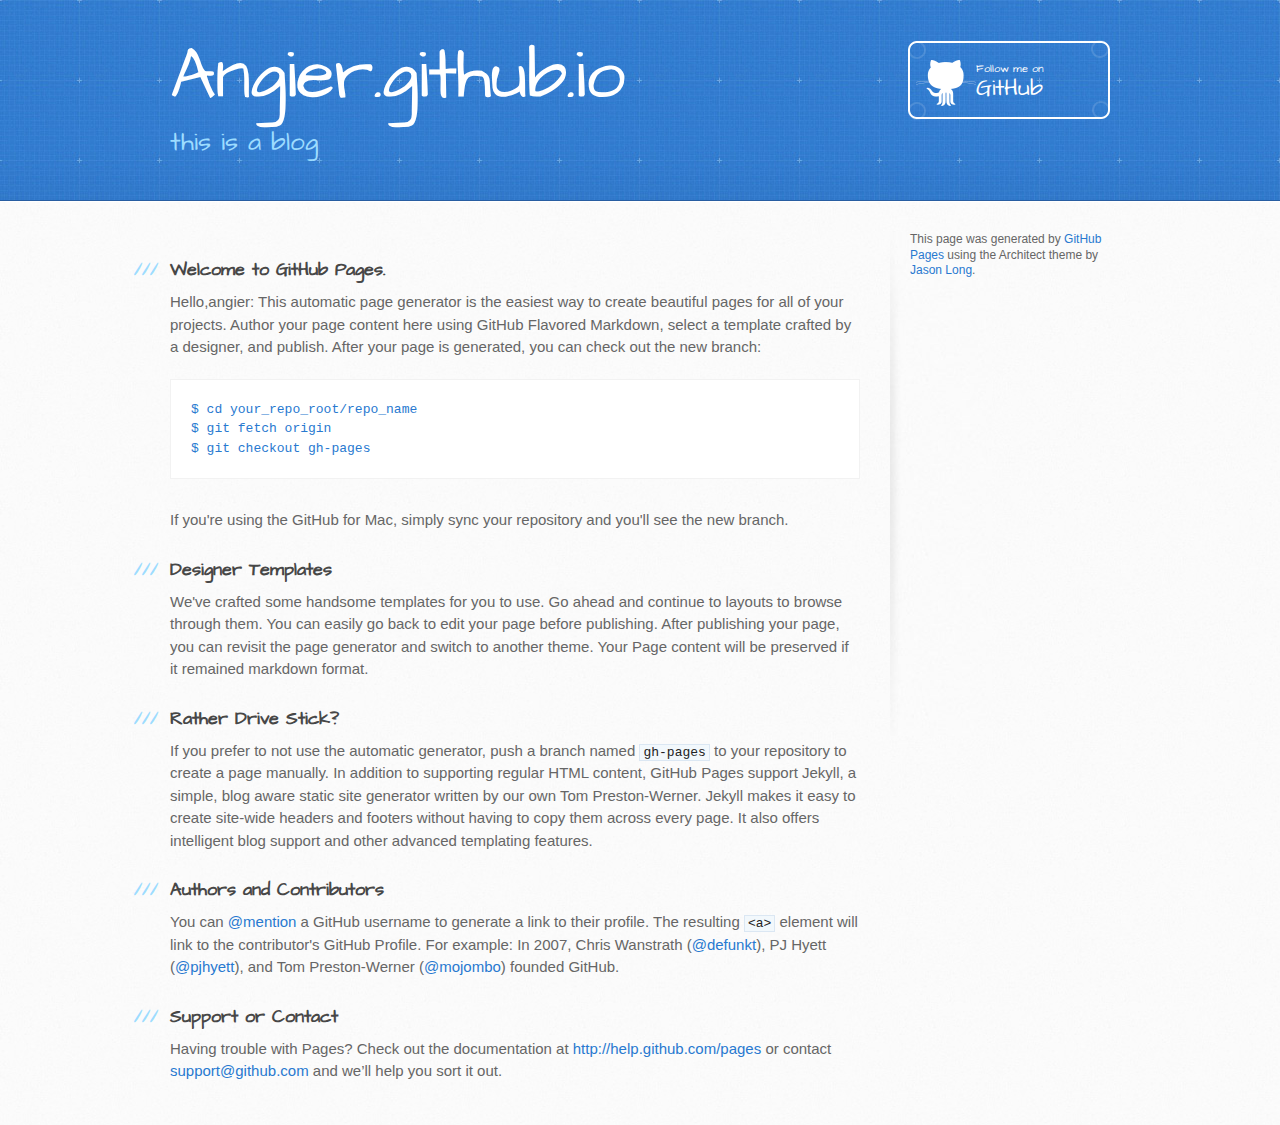
<file: index.html>
<!DOCTYPE html>
<html>
  <head>
    <meta charset='utf-8'>
    <meta http-equiv="X-UA-Compatible" content="chrome=1">
    <meta name="viewport" content="width=device-width, initial-scale=1, maximum-scale=1">
	<meta name="baidu-site-verification" content="Kjcf5l4Cny" />
    <link href='https://fonts.googleapis.com/css?family=Architects+Daughter' rel='stylesheet' type='text/css'>
    <link rel="stylesheet" type="text/css" href="stylesheets/stylesheet.css" media="screen">
    <link rel="stylesheet" type="text/css" href="stylesheets/pygment_trac.css" media="screen">
    <link rel="stylesheet" type="text/css" href="stylesheets/print.css" media="print">

    <!--[if lt IE 9]>
    <script src="//html5shiv.googlecode.com/svn/trunk/html5.js"></script>
    <![endif]-->
    <title>Angier.github.io by Angier</title>
  </head>

  <body>
    <header>
      <div class="inner">
        <h1>Angier.github.io</h1>
        <h2>this is a blog</h2>
        <a href="https://github.com/angier" class="button"><small>Follow me on</small>GitHub</a>
      </div>
    </header>

    <div id="content-wrapper">
      <div class="inner clearfix">
        <section id="main-content">
          <h3>
<a name="welcome-to-github-pages" class="anchor" href="#welcome-to-github-pages"><span class="octicon octicon-link"></span></a>Welcome to GitHub Pages.</h3>

<p>Hello,angier: 
This automatic page generator is the easiest way to create beautiful pages for all of your projects. Author your page content here using GitHub Flavored Markdown, select a template crafted by a designer, and publish. After your page is generated, you can check out the new branch:</p>

<pre><code>$ cd your_repo_root/repo_name
$ git fetch origin
$ git checkout gh-pages
</code></pre>

<p>If you're using the GitHub for Mac, simply sync your repository and you'll see the new branch.</p>

<h3>
<a name="designer-templates" class="anchor" href="#designer-templates"><span class="octicon octicon-link"></span></a>Designer Templates</h3>

<p>We've crafted some handsome templates for you to use. Go ahead and continue to layouts to browse through them. You can easily go back to edit your page before publishing. After publishing your page, you can revisit the page generator and switch to another theme. Your Page content will be preserved if it remained markdown format.</p>

<h3>
<a name="rather-drive-stick" class="anchor" href="#rather-drive-stick"><span class="octicon octicon-link"></span></a>Rather Drive Stick?</h3>

<p>If you prefer to not use the automatic generator, push a branch named <code>gh-pages</code> to your repository to create a page manually. In addition to supporting regular HTML content, GitHub Pages support Jekyll, a simple, blog aware static site generator written by our own Tom Preston-Werner. Jekyll makes it easy to create site-wide headers and footers without having to copy them across every page. It also offers intelligent blog support and other advanced templating features.</p>

<h3>
<a name="authors-and-contributors" class="anchor" href="#authors-and-contributors"><span class="octicon octicon-link"></span></a>Authors and Contributors</h3>

<p>You can <a href="https://github.com/blog/821" class="user-mention">@mention</a> a GitHub username to generate a link to their profile. The resulting <code>&lt;a&gt;</code> element will link to the contributor's GitHub Profile. For example: In 2007, Chris Wanstrath (<a href="https://github.com/defunkt" class="user-mention">@defunkt</a>), PJ Hyett (<a href="https://github.com/pjhyett" class="user-mention">@pjhyett</a>), and Tom Preston-Werner (<a href="https://github.com/mojombo" class="user-mention">@mojombo</a>) founded GitHub.</p>

<h3>
<a name="support-or-contact" class="anchor" href="#support-or-contact"><span class="octicon octicon-link"></span></a>Support or Contact</h3>

<p>Having trouble with Pages? Check out the documentation at <a href="http://help.github.com/pages">http://help.github.com/pages</a> or contact <a href="mailto:support@github.com">support@github.com</a> and we’ll help you sort it out.</p>
        </section>

        <aside id="sidebar">


          <p>This page was generated by <a href="https://pages.github.com">GitHub Pages</a> using the Architect theme by <a href="https://twitter.com/jasonlong">Jason Long</a>.</p>
        </aside>
      </div>
    </div>

  
  </body>

  <script>
  <!-- 百度统计 -->
  var _hmt = _hmt || [];
  (function() {
    var hm = document.createElement("script");
    hm.src = "https://hm.baidu.com/hm.js?c03806ede2152a8dba9823445769b537";
    var s = document.getElementsByTagName("script")[0]; 
    s.parentNode.insertBefore(hm, s);
  })();
</script> 

</html>
</file>
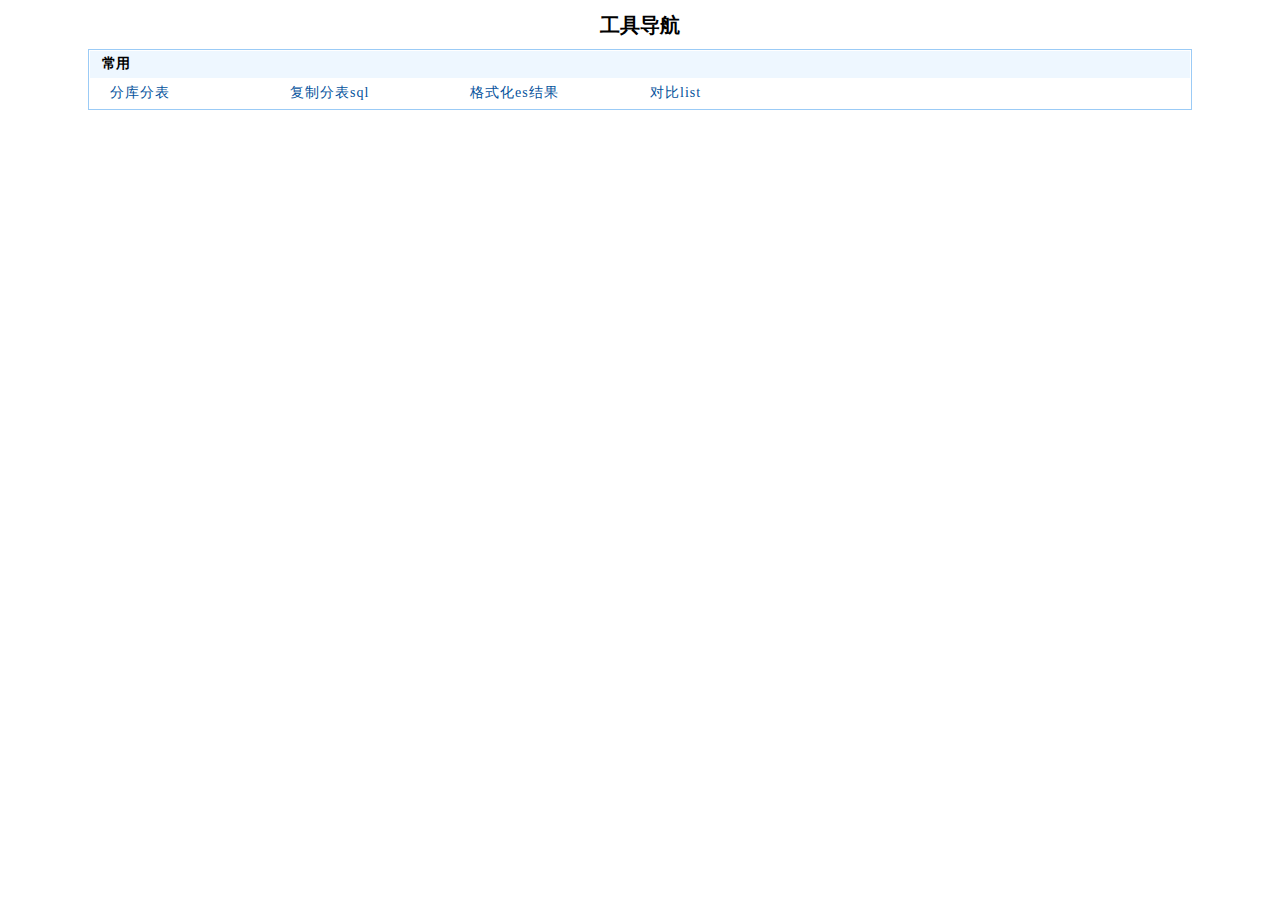
<file: tools/index.html>
<!doctype html>
<html>
<head>
<meta charset="utf-8">
<title>工具导航</title>
<link rel="shortcut icon" href="https://angier.cn/images/favicon.ico" type="image/x-icon">
    <style>
        .category {
            width: 1104px;
            margin: 0 auto;
            padding-top: 2px;
            overflow: hidden;
        }
        .categoryone {
            height: 27px;
            text-align: center;
            margin: 0 auto;
            padding: 10px 0;
            font-weight: bold;
            font-size: 20px;
            /*background: green;*/
            /*display: none;*/
        }
        .categorytwo {
            height: 64px;
            border: 1px solid #9BCBF6;
            background: yellow;
            margin-bottom: 10px;
            display: none;
        }
        .categorythr {
            border: 1px solid #9BCBF6;
            overflow: hidden;
        }
        .categoryfor {
            text-align: center;
            color: #656666;
            margin-top: 20px;
        }
        .categoryfor a:hover {
            color: red;
            text-decoration: underline;
        }
        .list {
            width: 1100px;
            margin: 1px;
            overflow: hidden;
        }
        .title {
            height: 27px;
            padding-left: 12px;
            font-weight: bold;
            font-size: 14px;
            line-height: 26px;
            background: #EEF7FF;
        }
        .list ul {
            padding-left: 10px;
            padding-right: 10px;
            backrground: #FCFEFC;
        }
        .list li {
            list-style: none;
            float: left;
            width: 170px;
            padding-left: 10px;
        }
        .list a {
            font-size: 14px;
            color: #04529C;
            text-align: left;
            line-height: 30px;
            letter-spacing: 1px;
        }
        .list a:hover {
            color: red;
            text-decoration: underline;
        }
        * {
            scrollbar-base-color: #F8F8F8;
            scrollbar-arrow-color: #698CC3;
            font-size: 12px;
            font-family: Verdana;
            font-weight: normal;
            margin: 0px;
            text-decoration: none;
        }
        body {
            margin: 0px;
            padding: 0px;
        }
        frame {
            margin: 0px;
        }
        li, ul {
            margin: 0px;
            padding: 0px;
        }
    </style>

<script>
    <!-- 百度统计 -->
    var _hmt = _hmt || [];
    (function() {
      var hm = document.createElement("script");
      hm.src = "https://hm.baidu.com/hm.js?c03806ede2152a8dba9823445769b537";
      var s = document.getElementsByTagName("script")[0]; 
      s.parentNode.insertBefore(hm, s);
    })();
</script>

</head>

<body>
<div class="category">
    <div class="categoryone">工具导航</div>
    <div class="categorytwo"></div>
    <div class="categorythr">
        <div class="list">
            <h3 class="title">常用</h3>
            <ul>
                <li><a href="sharding.html" target="_blank">分库分表</a></li>
                <li><a href="copy_sql.html" target="_blank">复制分表sql</a></li>
                <li><a href="format_es_json.html" target="_blank">格式化es结果</a></li>
                <li><a href="compare_list.html" target="_blank">对比list</a></li>
                

            </ul>
        </div>
        

        

    </div>

</div>
<div class="categoryfor">



</div>
<div style="clear:both;"></div>
</div>
<script src="https://libs.baidu.com/jquery/2.1.4/jquery.min.js"></script>
<script type="text/javascript">
    (function () {
        console.log("\\(^o^)/ 欢迎大家推荐网址~ ");
    })();
</script>

</body>
</html>
</file>
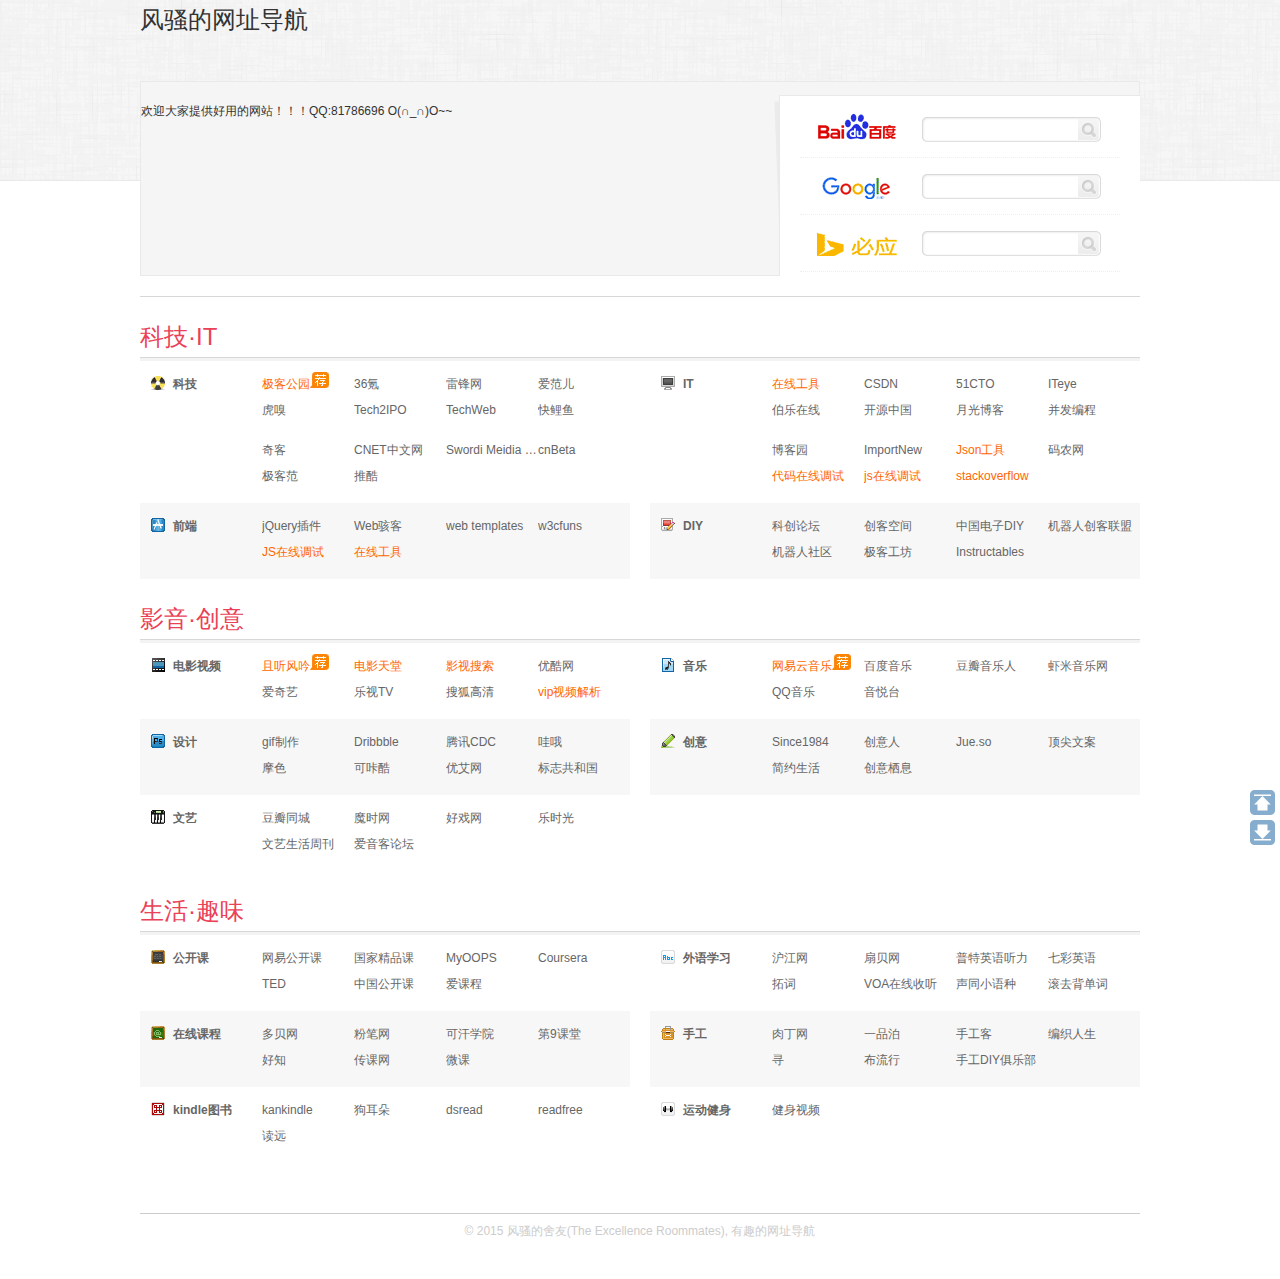
<file: webnav/index.html>
<!DOCTYPE HTML>
<html>
<!--[if lt IE 7]><html class="ie6" lang="en"><![endif]-->
<!--[if IE 7]><html class="ie7" lang="en"><![endif]-->
<!--[if IE 8]><html class="ie8" lang="en"><![endif]-->
<!--[if gt IE 8]><html lang="en"><![endif]-->
<head>
	<meta charset="UTF-8">
	<title>风骚的舍友--有趣的网址导航</title>
	<meta name="keywords" content="风骚的舍友,趣站,网址,网址导航,上网导航,上网首页,网址导航,网址大全" />
	<meta name="description" content="风骚的舍友，从这里发现有趣的网站。" />
	<link rel="stylesheet" href="css/style.css" />
	<link rel="shortcut icon" href="imgs/favicon.ico" />
	<link rel="bookmark" href="imgs/favicon.ico" />
	<script src="http://code.jquery.com/jquery-1.11.3.min.js"></script>

<script>
	<!-- 百度统计 -->
	var _hmt = _hmt || [];
	(function() {
	  var hm = document.createElement("script");
	  hm.src = "https://hm.baidu.com/hm.js?c03806ede2152a8dba9823445769b537";
	  var s = document.getElementsByTagName("script")[0]; 
	  s.parentNode.insertBefore(hm, s);
	})();
</script>	
</head>
<body>
	<div class="container">
		<div class="top-wp ">
			<div class="top">
				<!--<a class="top-link" href="/" title="">风骚的舍友</a>-->
				<p class="head-p">风骚的网址导航</p>
				<h1 class="element-invisible">风骚的舍友网址导航</h1>
				<p class="element-invisible">发现有趣的网站</p>
			</div>
		</div>
		<div class="wrap">
			<div class="board fix">

				<div class="board-recommend" id="recommendBoard">
				<div> 欢迎大家提供好用的网站！！！QQ:81786696  O(∩_∩)O~~</div>
				<ul>
					<!--<li><img src="imgs/weibo.png" alt="新浪微博" width="16" height="16"/><a target="_blank" href="http://weibo.com/">新浪微博</a></li>-->
				
				</ul>
				</div>

				<div class="board-search-b">
					<div class="board-search">
						<form action="http://www.baidu.com/s" type="get" target="_blank">
							<label for="searchBaidu" class="board-search-baidu" onclick="this.form.submit()">百度搜索</label>
							<input id="searchBaidu" type="text" class="board-search-txt" name="wd" />
							<input type="submit" value="提交" class="board-search-bt" />
						</form>
						<form action="https://g.wen.lu/search" type="get" target="_blank">
							<label for="searchGoogle" class="board-search-google" onclick="this.form.submit()">谷歌搜索</label>
							<input id="searchGoogle" type="text" class="board-search-txt" name="q" />
							<input type="submit" value="提交" class="board-search-bt" />
						</form>
						<form action="http://cn.bing.com/search" type="get" target="_blank">
							<label for="searchBing" class="board-search-bing" onclick="this.form.submit()">必应搜索</label>
							<input id="searchBing" type="text" class="board-search-txt" name="q" />
							<input type="submit" value="提交" class="board-search-bt" />
						</form>
					</div>
				</div>
			</div>
			<div class="line-title"></div>
			<div class="categorys-hd">
				<div class="categorys"></div>
			</div>
			
						
			<div class="title-b" id="geek">
				<div class="title">
					<h2>科技·IT</h2>
				</div>
			</div>
			<div class="categorys-hd">
				<div class="categorys">
					<div class="category">
						<h3>
							<b class="category-5-1"></b>科技
						</h3>
						<ul>
							<li><a target="_blank" href="http://www.geekpark.net/" class="orange">极客公园<i class="hot-i"></i></a></li>
							<li><a target="_blank" href="http://www.36kr.com/" >36氪</a></li>
							<li><a target="_blank" href="http://www.leiphone.com/">雷锋网</a></li>
							<li><a target="_blank" href="http://www.ifanr.com/">爱范儿</a></li>	
							
							<li><a target="_blank" href="http://www.huxiu.com/">虎嗅</a></li>
							<li><a target="_blank" href="http://tech2ipo.com/">Tech2IPO</a></li>
							<li><a target="_blank" href="http://www.techweb.com.cn/">TechWeb</a></li>
							<li><a target="_blank" href="http://www.kuailiyu.com/">快鲤鱼</a></li>
							
						</ul>
					</div>
					<div class="category">
						<h3>
							<b class="category-5-2"></b>IT
						</h3>
						<ul>
							<li><a target="_blank" href="http://tool.oschina.net/" class="orange">在线工具</a></li>
							<li><a target="_blank" href="http://www.csdn.net/">CSDN</a></li>
							<li><a target="_blank" href="http://www.51cto.com/">51CTO</a></li>
							<li><a target="_blank" href="http://www.iteye.com/">ITeye</a></li>
							
							<li><a target="_blank" href="http://blog.jobbole.com/">伯乐在线</a></li>
							<li><a target="_blank" href="http://www.oschina.net/">开源中国</a></li>						
							<li><a target="_blank" href="http://www.williamlong.info/">月光博客</a></li>
							<li><a target="_blank" href="http://ifeve.com/">并发编程</a></li>
						</ul>
					</div>
					
					<div class="category" style="padding-top: 0px;">
						<h3>
							<!--<b class="category-5-1"></b>科技-->
						</h3>
						<ul>
							<li><a target="_blank" href="http://solidot.org/">奇客</a></li>
							<li><a target="_blank" href="http://www.cnetnews.com.cn/">CNET中文网</a></li>
							<!--<li><a target="_blank" href="http://www.scilogs.com/">SciLogs</a></li>-->
							<li><a target="_blank" href="http://swordi.com/">Swordi Meidia Lab</a></li>
							
							<li><a target="_blank" href="http://www.cnbeta.com/">cnBeta</a></li>
							<li><a target="_blank" href="http://www.geekfan.net/">极客范</a></li>
							<li><a target="_blank" href="http://www.tuicool.com//">推酷</a></li>
							
						</ul>
					</div>
					<div class="category" style="padding-top: 0px;">
						<h3>
							<!--<b class="category-5-2"></b>IT-->
						</h3>
						<ul>
							<li><a target="_blank" href="http://www.cnblogs.com/">博客园</a></li>
							<li><a target="_blank" href="http://www.importnew.com/">ImportNew</a></li>
							<li><a target="_blank" href="http://www.bejson.com/" class="orange">Json工具</a></li>
							<li><a target="_blank" href="http://www.codeceo.com/">码农网</a></li>
							<li><a target="_blank" href="http://ideone.com/" class="orange">代码在线调试</a></li>
							<li><a target="_blank" href="https://jsfiddle.net/" class="orange">js在线调试</a></li>
							<li><a target="_blank" href="http://stackoverflow.com/" class="orange">stackoverflow</a></li>


						</ul>
					</div>
					
					<div class="category category-highlight">
						<h3>
							<b class="category-5-6"></b>前端
						</h3>
						<ul>
							<li><a target="_blank" href="http://www.jq22.com/">jQuery插件</a></li>
							<li><a target="_blank" href="http://www.webhek.com/">Web骇客</a></li>
							<li><a target="_blank" href="http://www.wix.com/website/templates">web templates</a></li>
							<li><a target="_blank" href="http://www.w3cfuns.com/">w3cfuns</a></li>
							<li><a target="_blank" href="http://jsfiddle.net/" class="orange">JS在线调试</a></li>
							<li><a target="_blank" href="https://tool.lu/" class="orange">在线工具</a></li>

							

						</ul>
					</div>	
					<div class="category category-highlight">
						<h3>
							<b class="category-5-14"></b>DIY
						</h3>
						<ul>
							<li><a target="_blank" href="http://bbs.kechuang.org/">科创论坛</a></li>
							<li><a target="_blank" href="http://maker.eefocus.com/">创客空间</a></li>
							<li><a target="_blank" href="http://www.ndiy.cn/">中国电子DIY</a></li>
							<li><a target="_blank" href="http://www.robotdiy.org/index.php">机器人创客联盟</a></li>
							
							<li><a target="_blank" href="http://bbs.cropen.com/forum-77-1.html">机器人社区</a></li>
							<li><a target="_blank" href="http://www.geek-workshop.com/forum.php">极客工坊</a></li>
							<li><a target="_blank" href="http://www.instructables.com/">Instructables</a></li>

						</ul>
					</div>	
				</div>
				
				
			</div>
			
						
			<div class="title-b" id="artistic">
				<div class="title">
					<h2>影音·创意</h2>
				</div>
			</div>
			<div class="categorys-hd">
				<div class="categorys">
					<div class="category">
						<h3>
							<b class="category-6-1"></b>电影视频
						</h3>
						<ul>
							<li><a target="_blank" href="http://www.qtfy30.cn/" class="orange">且听风吟<i class="hot-i"></i></a></li>
						    <li><a target="_blank" href="http://www.dytt8.net/" class="orange">电影天堂</a></li>
						    <li><a target="_blank" href="http://ifkdy.com/" class="orange">影视搜索</a></li>
							<li><a target="_blank" href="http://www.youku.com/">优酷网</a></li>
							<li><a target="_blank" href="http://www.iqiyi.com/">爱奇艺</a></li>
							<li><a target="_blank" href="http://www.letv.com/">乐视TV</a></li>
							<li><a target="_blank" href="http://tv.sohu.com/">搜狐高清</a></li>
							<li><a target="_blank" href="http://goudidiao.com/" class="orange">vip视频解析</a></li>
							
							<li><a target="_blank" href="http://v.qq.com/">腾讯视频</a></li>
							<li><a target="_blank" href="http://www.tudou.com/">土豆网</a></li>
							<li><a target="_blank" href="http://www.mtime.com/">时光网</a></li>
							<li><a target="_blank" href="http://movie.douban.com/">豆瓣电影</a></li>
						</ul>
					</div>
					<div class="category">
						<h3>
							<b class="category-6-2"></b>音乐
						</h3>
						<ul>
							<li><a target="_blank" href="http://music.163.com/" class="orange">网易云音乐<i class="hot-i"></i></a></li>
							<li><a target="_blank" href="http://music.baidu.com/">百度音乐</a></li>
							<li><a target="_blank" href="http://music.douban.com/artists/">豆瓣音乐人</a></li>
							<li><a target="_blank" href="http://www.xiami.com/">虾米音乐网</a></li>
							<li><a target="_blank" href="http://y.qq.com/">QQ音乐</a></li>
							<li><a target="_blank" href="http://www.yinyuetai.com/">音悦台</a></li>
							
						</ul>
					</div>
					
					<div class="category category-highlight">
						<h3>
							<b class="category-6-6"></b>设计
						</h3>
						<ul>
							<li><a target="_blank" href="http://www.asqql.com/g/">gif制作</a></li>
							<li><a target="_blank" href="http://dribbble.com/">Dribbble</a></li>
							<li><a target="_blank" href="http://cdc.tencent.com/">腾讯CDC</a></li>
							<li><a target="_blank" href="http://wolewo.net/">哇哦</a></li>
							<li><a target="_blank" href="http://www.moosee.net/">摩色</a></li>
							<li><a target="_blank" href="http://www.kekaku.com/">可咔酷</a></li>
							<li><a target="_blank" href="http://chinaui.com/">优艾网</a></li>
							<li><a target="_blank" href="http://www.rologo.com/">标志共和国</a></li>
							<li class="hide"><a target="_blank" href="http://www.shejiben.com/">设计本</a></li>
							<li class="hide"><a target="_blank" href="http://www.sharelogo.cn/">晒标网</a></li>
							<li class="hide"><a target="_blank" href="http://www.4kong.com/">设计是空</a></li>
							<li class="hide"><a target="_blank" href="http://dreameroom.com/">理想家居</a></li>
							<li class="hide"><a target="_blank" href="http://xiangqu.com/">想去</a></li>
							<li class="hide"><a target="_blank" href="http://www.bbbbrand.com/">绝对品牌</a></li>
							<li class="hide"><a target="_blank" href="http://www.design521.com/portal.php">设计青年</a></li>
						</ul>
					</div>
					
					<div class="category category-highlight">
						<h3>
							<b class="category-6-8"></b>创意
						</h3>
						<ul>
							<li><a target="_blank" href="http://since1984.cn/">Since1984</a></li>
							<li><a target="_blank" href="http://www.ccihr.com/">创意人</a></li>
							<li><a target="_blank" href="http://jueso.diandian.com/">Jue.so</a></li>
							<li><a target="_blank" href="http://www.topys.cn/">顶尖文案</a></li>
							<li><a target="_blank" href="http://www.closhow.cn/">简约生活</a></li>
							<li><a target="_blank" href="http://ideaest.com/">创意栖息</a></li>
							<li class="hide"><a target="_blank" href="http://www.moonou.com/">木偶走天涯</a></li>
							<li class="hide"><a target="_blank" href="http://www.xiankankan.com/">先看看</a></li>
							<li class="hide"><a target="_blank" href="http://www.ycy8.net/">有创意吧</a></li>
							<li class="hide"><a target="_blank" href="http://www.ideasba.com/">创意吧</a></li>
						</ul>
					</div>
					
					<div class="category">
						<h3>
							<b class="category-6-10"></b>文艺
						</h3>
						<ul>
							<li><a target="_blank" href="http://beijing.douban.com/">豆瓣同城</a></li>
							<li><a target="_blank" href="http://www.mosh.cn/">魔时网</a></li>
							<li><a target="_blank" href="http://www.mask9.com/">好戏网</a></li>
							<li><a target="_blank" href="http://www.letiming.com/">乐时光</a></li>
							<li><a target="_blank" href="http://zhoukan.cc/">文艺生活周刊</a></li>
							<li><a target="_blank" href="http://bbs.chinamusical.net/">爱音客论坛</a></li>
						</ul>
					</div>
				</div>
			</div>
			
			<div class="title-b" id="lohas">
				<div class="title">
					<h2>生活·趣味</h2>
				</div>
			</div>
			<div class="categorys-hd">
				<div class="categorys">

					
					<div class="category ">
						<h3>
							<b class="category-2-10"></b>公开课
						</h3>
						<ul>
							<li><a target="_blank" href="http://open.163.com/">网易公开课</a></li>
							<li><a target="_blank" href="http://www.jingpinke.com/">国家精品课</a></li>
							<li><a target="_blank" href="http://www.myoops.org/main.php">MyOOPS</a></li>
							<li><a target="_blank" href="https://www.coursera.org/">Coursera</a></li>
							<li><a target="_blank" href="http://www.ted.com/">TED</a></li>
							<li><a target="_blank" href="http://opencla.cntv.cn/">中国公开课</a></li>
							<li><a target="_blank" href="http://www.icourses.edu.cn/">爱课程</a></li>
							<li class="hide"><a target="_blank" href="http://www.tedtochina.com/">TEDtoChina</a></li>
						</ul>
					</div>
					<div class="category ">
						<h3>
							<b class="category-2-12"></b>外语学习
						</h3>
						<ul>
							<li><a target="_blank" href="http://www.hujiang.com/">沪江网</a></li>
							<li><a target="_blank" href="http://www.shanbay.com/">扇贝网</a></li>
							<li><a target="_blank" href="http://www.putclub.com/">普特英语听力</a></li>
							<li><a target="_blank" href="http://www.qcenglish.com/">七彩英语</a></li>
							<li><a target="_blank" href="http://www.towords.com/register.jsp">拓词</a></li>
							<li><a target="_blank" href="http://www.voa365.com/">VOA在线收听</a></li>
							<li><a target="_blank" href="http://www.somdom.com/">声同小语种</a></li>
							<li><a target="_blank" href="http://www.jianbing.org/">滚去背单词</a></li>
							<li class="hide"><a target="_blank" href="http://www.tukkk.com/">小语种口语网</a></li>
						</ul>
					</div>
					<div class="category category-highlight">
						<h3>
							<b class="category-2-11"></b>在线课程
						</h3>
						<ul>
							<li><a target="_blank" href="http://www.duobei.com/">多贝网</a></li>
							<li><a target="_blank" href="http://fenbi.com/">粉笔网</a></li>
							<li><a target="_blank" href="http://www.khanacademy.org/">可汗学院</a></li>
							<li><a target="_blank" href="http://www.dijiuke.com/">第9课堂</a></li>
							<li><a target="_blank" href="http://www.howzhi.com/">好知</a></li>
							<li><a target="_blank" href="http://www.chuanke.com/">传课网</a></li>
							<li><a target="_blank" href="http://www.vko.cn/">微课</a></li>
							<li class="hide"><a target="_blank" href="http://www.chaoxing.com/">超星</a></li>
						</ul>
					</div>
					
					<div class="category category-highlight">
						<h3>
							<b class="category-3-13"></b>手工
						</h3>
						<ul>
							<li><a target="_blank" href="http://www.rouding.com/">肉丁网</a></li>
							<li><a target="_blank" href="http://www.yipinpo.com/">一品泊</a></li>
							<li><a target="_blank" href="http://www.sogoke.com/">手工客</a></li>
							<li><a target="_blank" href="http://bbs.bianzhirensheng.com/">编织人生</a></li>
							<li><a target="_blank" href="http://xun.com/">寻</a></li>
							<li><a target="_blank" href="http://www.8liuxing.com/default.php">布流行</a></li>
							<li><a target="_blank" href="http://www.6diy.com/forum.php">手工DIY俱乐部</a></li>
							<li class="hide"><a target="_blank" href="http://bbs.diy8.cn/forum.php">diy8</a></li>
						</ul>
					</div>
					
					<div class="category">
						<h3>
							<b class="category-3-14"></b>kindle图书
						</h3>
						<ul>
							<li><a target="_blank" href="http://kankindle.com/">kankindle</a></li>
							<li><a target="_blank" href="http://www.dogear.cn/">狗耳朵</a></li>
							<li><a target="_blank" href="http://www.dsread.com/">dsread</a></li>
							<li><a target="_blank" href="http://readfree.me/">readfree</a></li>
							<li><a target="_blank" href="http://readcolor.com/">读远</a></li>

						</ul>
					</div>

					<div class="category">
						<h3>
							<b class="category-4-3"></b>运动健身
						</h3>
						<ul>
							<li><a target="_blank" href="http://www.boohee.com/posts/view/90999">健身视频</a></li>

						</ul>
					</div>
					
				</div>
			</div>
			
			<div id="full-top">
				<a><img src="imgs/back-top.png" width="25" border="0" alt="返回顶部" title="返回顶部"></a>
			</div>
			<div id="full-btm">
				<a><img src="imgs/back-btm.png" width="25" border="0" alt="跳到底部" title="跳到底部"></a>
			</div>

			
			
			<div class="bottom" id="bottom">
				<p>&copy; 2015 风骚的舍友(The Excellence Roommates), <a href="http://angier.github.io/view/love.html" target="_blank" style="color: #CCC;">有趣</a>的网址导航</p>
			</div>
		</div>
	</div>
	
	<script type="text/javascript">
		//百度统计 start------
		var _hmt = _hmt || [];
		(function() {
		  var hm = document.createElement("script");
		  hm.src = "//hm.baidu.com/hm.js?d898235966a7dcbef1b9f5bd31a7b130";
		  var s = document.getElementsByTagName("script")[0]; 
		  s.parentNode.insertBefore(hm, s);
		})();
		//百度统计 end------
	
		function SetHome(url) {
			if (document.all) {
				document.body.style.behavior = 'url(#default#homepage)';
				document.body.setHomePage(url);
			} else {
				location.href = "/setting/";
			}
		}
			
		jQuery('#full-top').click(function(){
			jQuery('html, body').animate({scrollTop:0}, 'slow');
			return false;
		});
		
		jQuery('#full-btm').click(function(){
			jQuery('html, body').animate({scrollTop:jQuery(document).height()}, 'slow');
			return false;
		});



	</script>
</body>
</html>
</file>
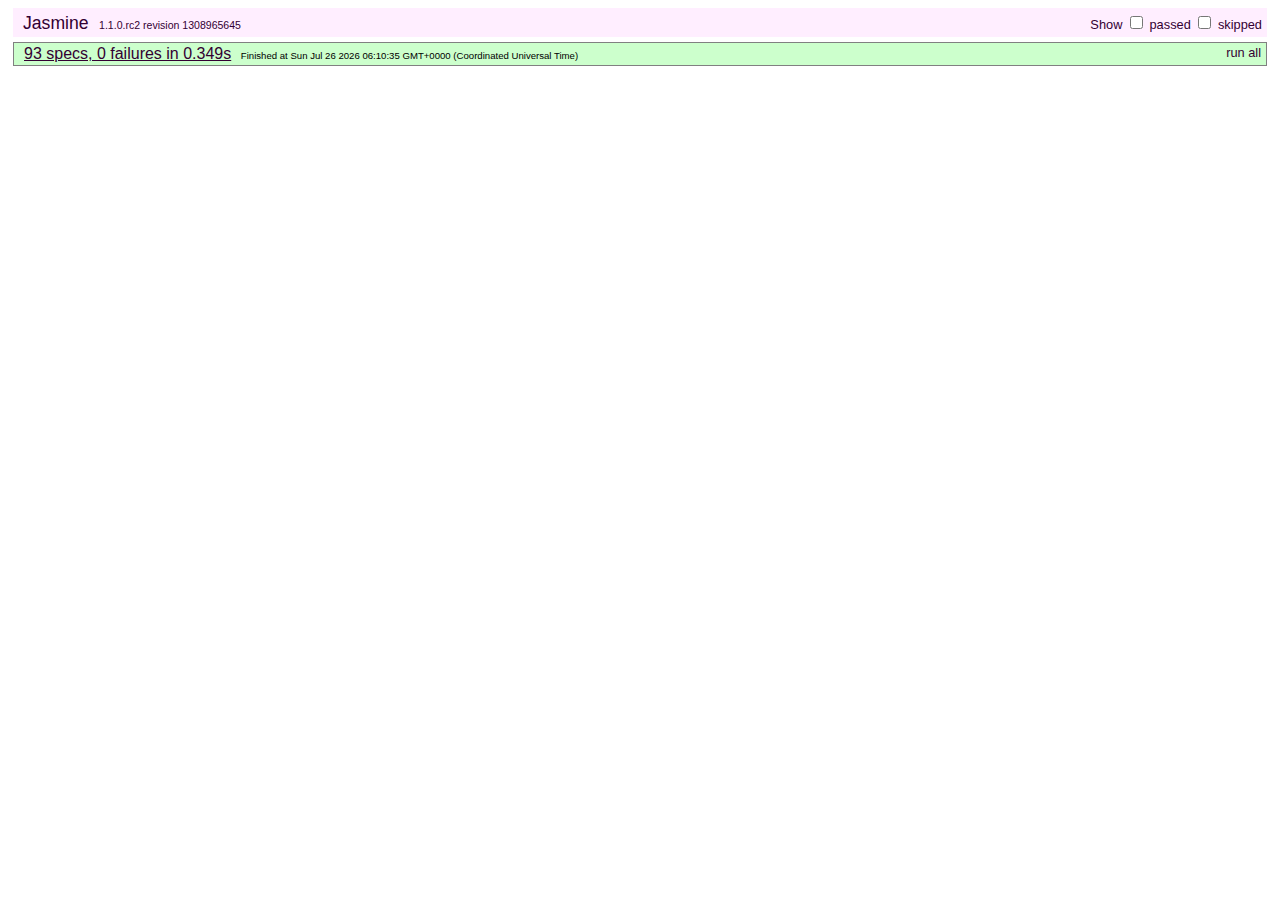
<file: ppt/deck.js/test/index.html>
<!DOCTYPE HTML PUBLIC "-//W3C//DTD HTML 4.01 Transitional//EN"
  "http://www.w3.org/TR/html4/loose.dtd">
<html>
<head>
  <title>deck.js - Jasmine Test Runner</title>
  <link rel="stylesheet" type="text/css" href="lib/jasmine.css">
  <script type="text/javascript" src="../modernizr.custom.js"></script>
  <script type="text/javascript" src="lib/jasmine.js"></script>
  <script type="text/javascript" src="lib/jasmine-html.js"></script>
  <script src="../jquery.min.js"></script>
  <script type="text/javascript" src="lib/jasmine-jquery.js"></script>

  <!-- include source files here... -->
  <script type="text/javascript" src="../core/deck.core.js"></script>
  <script type="text/javascript" src="../extensions/menu/deck.menu.js"></script>
  <script type="text/javascript" src="../extensions/goto/deck.goto.js"></script>
  <script type="text/javascript" src="../extensions/status/deck.status.js"></script>
  <script type="text/javascript" src="../extensions/navigation/deck.navigation.js"></script>
  <script type="text/javascript" src="../extensions/scale/deck.scale.js"></script>

  <!-- include spec files here... -->
  <script type="text/javascript" src="settings.js"></script>
  <script type="text/javascript" src="spec.core.js"></script>
  <script type="text/javascript" src="spec.menu.js"></script>
  <script type="text/javascript" src="spec.goto.js"></script>
  <script type="text/javascript" src="spec.navigation.js"></script>
  <script type="text/javascript" src="spec.status.js"></script>
  <script type="text/javascript" src="spec.scale.js"></script>
</head>

<body>
<script type="text/javascript">
  jasmine.getEnv().addReporter(new jasmine.TrivialReporter());
  jasmine.getEnv().execute();
</script>
</body>
</html>
</file>
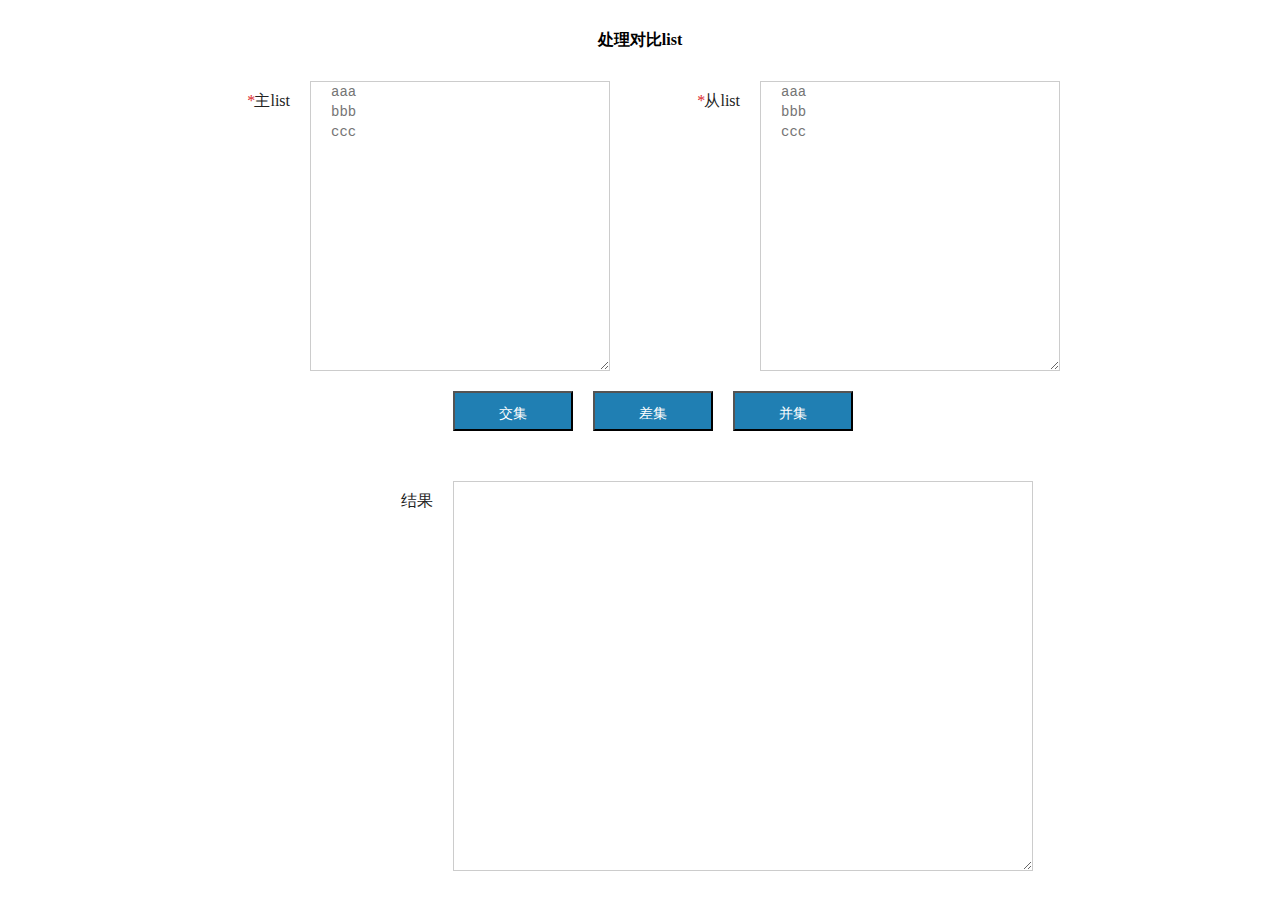
<file: tools/compare_list.html>
<!doctype html>
<html>
<head>
<meta charset="utf-8">
<title>对比list</title>
<link rel="shortcut icon" href="https://angier.cn/images/favicon.ico" type="image/x-icon">
<style type="text/css">
	*{ padding:0; margin:0;}
	html{height: 100%;}
	body{ font-size:12px; min-width:900px;  font-family:'微软雅黑';}
	a{ color:#222; text-decoration:none;}
	 
	.clearfix:after{ clear:both; display:block; content:'';}
	.clearfix{ zoom:1;}
	.wrap{ width:1000px; margin:0 auto; }
	input:focus,textarea:focus{box-shadow:0 0 3px 1px rgba(32, 127, 179, 0.4);outline: 0 none;}
	/******************************* 其他样式 *******************************/
	/*错误提示*/
	.err{ float:left; height:20px; line-height:20px; text-align:right; font-size:12px; width:100%; color:red; display:none; position:absolute; left:0px;}
	.err img{ margin-top:2px; margin-right:2px;}
	.err-top40{ top:40px;}
	.err-top20{ top:20px;}
	.err-top160{ top:160px;}
	.err-top90{ top:90px;} 

	/*登录*/
	.login-box-cen{ width:240px; border:1px solid #cccccc; margin:0px auto 0px; height:318px; border-radius:10px; padding:0 64px; background:#fff;}
	.login-box-cen-ti{ height:76px; line-height:76px; text-align:center; color:#222222; font-size:16px}
	.login-box-cen-form{ position:relative;}
	.login-box-cen-form-input{ float:left; padding-left:20px; border:1px solid #ccc; height:38px; line-height:38px; font-size:14px; color:#999999;}
	.login-box-cen-form-select{ float:left; padding-left:20px; border:1px solid #ccc; height:38px; line-height:38px; font-size:14px; color:#999999;background:#fff;}
	.login-box-cen-form-button{float:left; height:40px; line-height:40px; font-size:14px; color:#fff; text-align:center; background:#207fb3; cursor:pointer;}
	.login-box-cen-form-ot{ height:30px; line-height:30px; text-align:right; font-size:12px;}
	.login-box-cen-form-ot span{color:#999999;}
	.login-box-cen-form-ot a{ color:#207fb3;}

	.w218{ width:218px;}
	.w238{ width:238px;}
	.mar-bottom10{ margin-bottom:10px;}
	/*注册*/

	.register-box-con{ width:380px; padding: 0 310px; background:#fff; padding-bottom:180px;}
	.register-box-con-ti{ height:114px; line-height:114px; text-align:center; font-size:14px; color:#222222; letter-spacing:1px;}
	.login-box-cen-form-img{ float:left; height:40px; line-height:40px;overflow:hidden; background:#207fb3;}
	.login-box-cen-form-mes{ float:left;border:none; height:40px; line-height:40px; text-align:center;font-size:14px; color:#fff; background:#207fb3; cursor:pointer; border-radius:5px;}
	.register-box-cen-form{ position:relative;}
	.register-box-cen-form-xieyi{ height:16px; line-height:16px;}
	.register-box-cen-form-xieyi span{ display:inline-block; position:relative; height:16px; line-height:16px; width:17px; vertical-align:top; margin:0 36px 0 44px; cursor:pointer; background-image:url(../images/register_03.png); background-repeat:no-repeat; background-position:0px 0px;}
	.register-box-cen-form-xieyi span.ok{background-position:-17px 0px;}
	.register-box-cen-form-xieyi em{display:inline-block; height:16px; line-height:16px;vertical-align:top; font-size:14px;}
	.register-box-cen-form-xieyi a{ color:#207fb3;}

	.register-box-con2-box{}
	.register-box-con2-box-left{ height:40px; line-height:40px; text-align:right; float:left; width:293px; color:#222222; font-size:16px;}
	.register-box-con2-box-left strong{ font-weight: bold;}
	.register-box-con2-box-right{float:left; width:380px; margin-left:20px; position:relative;}
	.register-box-con2-box-right .register-box-con2-box-right-text{ font-size:16px; color:#207fb3; margin-left:20px; line-height:40px;}
	.login-box-cen-form-textarea{float:left; padding-left:20px; border:1px solid #ccc;line-height:38px; font-size:14px; color:#999999; resize:none;}
	.register-box-con2-box-upload{ position:relative; width:165px; height:98px; float:left;border:1px solid #ccc; margin-bottom:12px; float:left;}
	.register-box-con2-box-upload .register-box-con2-box-upload-ti{ position:absolute; left:0px; top:0px;width:165px; height:98px; text-align:center; line-height:98px; font-size:18px; color:#207fb3; z-index:9; overflow:hidden; text-align:center; display:table-cell; }
	.register-box-con2-box-upload .register-box-con2-box-upload-ti img{vertical-align:middle;}
	.register-box-con2-box-upload input{ position:absolute; left:0px; top:0px;width:165px;z-index:99; opacity:0;filter:alpha(opacity=0);}
	.register-box-con2-box-pw{ height:25px; line-height:25px; font-size:14px; color:#222222; float:left; width:380px;}


	.w358{ width:358px;}
	.w228{ width:228px;}
	.w120{ width:120px;}
	.w380{ width:380px;}
	.w278{ width:278px;}
	.w558{ width:558px;}
	.h88{ height:88px;}
	.h158{ height:158px;}
	.h288{ height:288px;}
	.h388{ height:388px;}
	.mar-top50{ margin-top:50px;}
	.mar-left10{ margin-left:10px;}
	.mar-bottom20{ margin-bottom:20px;}
	.bitian{ color:#dc2b2b;}
</style>

<script>
	<!-- 百度统计 -->
	var _hmt = _hmt || [];
	(function() {
	  var hm = document.createElement("script");
	  hm.src = "https://hm.baidu.com/hm.js?c03806ede2152a8dba9823445769b537";
	  var s = document.getElementsByTagName("script")[0]; 
	  s.parentNode.insertBefore(hm, s);
	})();
</script>

</head>

<body>

<br /><br />
<h4 style="font-size:16px; text-align:center; font-weight:bold;">处理对比list</h4>    
<br /><br />
<!--中心-->
<div class="content">
	<div class="register-box">
		<div class="wrap">
			<div class="register-box-con2">   

								
				<div class="register-box-con2-box clearfix mar-bottom20">
					<label class="register-box-con2-box-left" style="width: 150px"><em class="bitian">*</em>主list</label>
					<div class="register-box-con2-box-right">
						<textarea class="login-box-cen-form-textarea w278 h288" style="resize: auto;line-height: 20px;" id="mainTxt" 
							placeholder="aaa&#10;bbb&#10;ccc"></textarea>
						<label class="err err-top90" id="main_err_text"></label>
					</div>
				
					<label class="register-box-con2-box-left" style="width: 50px"><em class="bitian">*</em>从list</label>
					<div class="register-box-con2-box-right">
						<textarea class="login-box-cen-form-textarea w278 h288" style="resize: auto;line-height: 20px;" id="slaveTxt" 
							placeholder="aaa&#10;bbb&#10;ccc"></textarea>
						<label class="err err-top90" id="slave_err_text"></label>
					</div>
				</div>
				
				
				
				<div class="register-box-con2-box clearfix mar-bottom20">
					<label class="register-box-con2-box-left"></label>
					<div class="register-box-con2-box-right w558">
						<input type="submit" value="交集" class="login-box-cen-form-button w120" id="intersection_btn" />

						<input type="submit" value="差集" class="login-box-cen-form-button w120" style="margin-left: 20px;" id="difference_btn" />

						<input type="submit" value="并集" class="login-box-cen-form-button w120" style="margin-left: 20px;" id="union_btn" />
					</div>
				</div>



				<div class="register-box-con2-box clearfix mar-bottom20 mar-top50">
					<label class="register-box-con2-box-left"><em class="bitian"></em>结果</label>
					<div class="register-box-con2-box-right">
						<textarea class="login-box-cen-form-textarea w558 h388" style="resize: auto;line-height: 20px;"  id="result" 
							 placeholder=""></textarea>
						<label class="err err-top90" id="result_text"></label>
					</div>
				</div>
				
			</div>
		</div>        	
	</div>	
</div>
<br /><br />

<script src="https://libs.baidu.com/jquery/2.1.4/jquery.min.js"></script>

<script type="text/javascript">
	$(function(){
		//交集
		$("#intersection_btn").click(function(){
			var mainTxt = $.trim($("#mainTxt").val());
			if(mainTxt==''){
				$("#main_err_text").text('请输入主list').show();
				return;
			}else{
				$("#main_err_text").hide();
			}

			var slaveTxt = $.trim($("#slaveTxt").val());
			if(slaveTxt==''){
				$("#slave_err_text").text('请输入从list').show();
				return;
			}else{
				$("#slave_err_text").hide();
			}

			var a = mainTxt.split('\n');
			var b = slaveTxt.split('\n');
					
			$("#result").val("");

			var result = [];
	        for (var i = 0; i < a.length; i++) {
	            var temp = a[i];
	            for (var j = 0; j < b.length; j++) {
	            	if (temp === b[j]) {
	              		result.push(temp);
	              		break;
	            	}
	            }
	        }
 			

			$("#result").val(result.join('\n'));

		});
		
		//差集
		$("#difference_btn").click(function(){
			var mainTxt = $.trim($("#mainTxt").val());
			if(mainTxt==''){
				$("#main_err_text").text('请输入主list').show();
				return;
			}else{
				$("#main_err_text").hide();
			}

			var slaveTxt = $.trim($("#slaveTxt").val());
			if(slaveTxt==''){
				$("#slave_err_text").text('请输入从list').show();
				return;
			}else{
				$("#slave_err_text").hide();
			}

			var a = mainTxt.split('\n');
			var b = slaveTxt.split('\n');

			$("#result").val("");			 
			
			var result = a.slice(0);
	        for (var i = 0; i < b.length; i++) {
	            var temp = b[i];
	            for (var j = 0; j < result.length; j++) {
	            	if (temp === result[j]) {
	              		result.splice(j, 1);
	            	}
	            }
	        }

        	$("#result").val(listRemoveRepeat(result).join('\n'));
			

		});

		//并集
		$("#union_btn").click(function(){
			var mainTxt = $.trim($("#mainTxt").val());
			if(mainTxt==''){
				$("#main_err_text").text('请输入主list').show();
				return;
			}else{
				$("#main_err_text").hide();
			}

			var slaveTxt = $.trim($("#slaveTxt").val());
			if(slaveTxt==''){
				$("#slave_err_text").text('请输入从list').show();
				return;
			}else{
				$("#slave_err_text").hide();
			}

			var a = mainTxt.split('\n');
			var b = slaveTxt.split('\n');

			$("#result").val("");			 
			
			var result = a.concat(b);	        

        	$("#result").val(listRemoveRepeat(result).join('\n'));
			

		});
			
	});


	String.prototype.endWith = function(str){
		if(str==null||str==""||this.length==0||str.length>this.length){
		  return false;
		}
		if(this.substring(this.length-str.length)==str){
		  return true;
		} else{
		  return false;
		}
		return true;
	}

	String.prototype.startWith = function(str){
		if(str==null||str==""||this.length==0||str.length>this.length){
		  return false;
		}
		if(this.substr(0,str.length)==str){
		  return true;
		} else{
		  return false;
		}
		return true;
	}

	//去重
    function listRemoveRepeat(c) {
        var result = [];
        for (var i = 0; i < c.length; i++) {
          var flag = true;
          var temp = c[i];
          for (var j = i+1; j < c.length; j++) {
            if (temp === c[j]) {
              flag = false;
              break;
            }
          }
          if (flag) {
            result.push(temp);
          }
        }
        return result;
    }

	//下载文件
	function download(filename, text) {
		  var element = document.createElement('a');
		  element.setAttribute('href', 'data:text/plain;charset=utf-8,' + encodeURIComponent(text));
		  element.setAttribute('download', filename);

		  element.style.display = 'none';
		  document.body.appendChild(element);

		  element.click();

		  document.body.removeChild(element);
	}

	
</script>

<div style="text-align:center;margin:150px 0; font:normal 14px/24px 'MicroSoft YaHei';">
<p style="display: none;">本页面由 阿胡哥 提供技术支持</p>

</div>
</body>
</html>
</file>
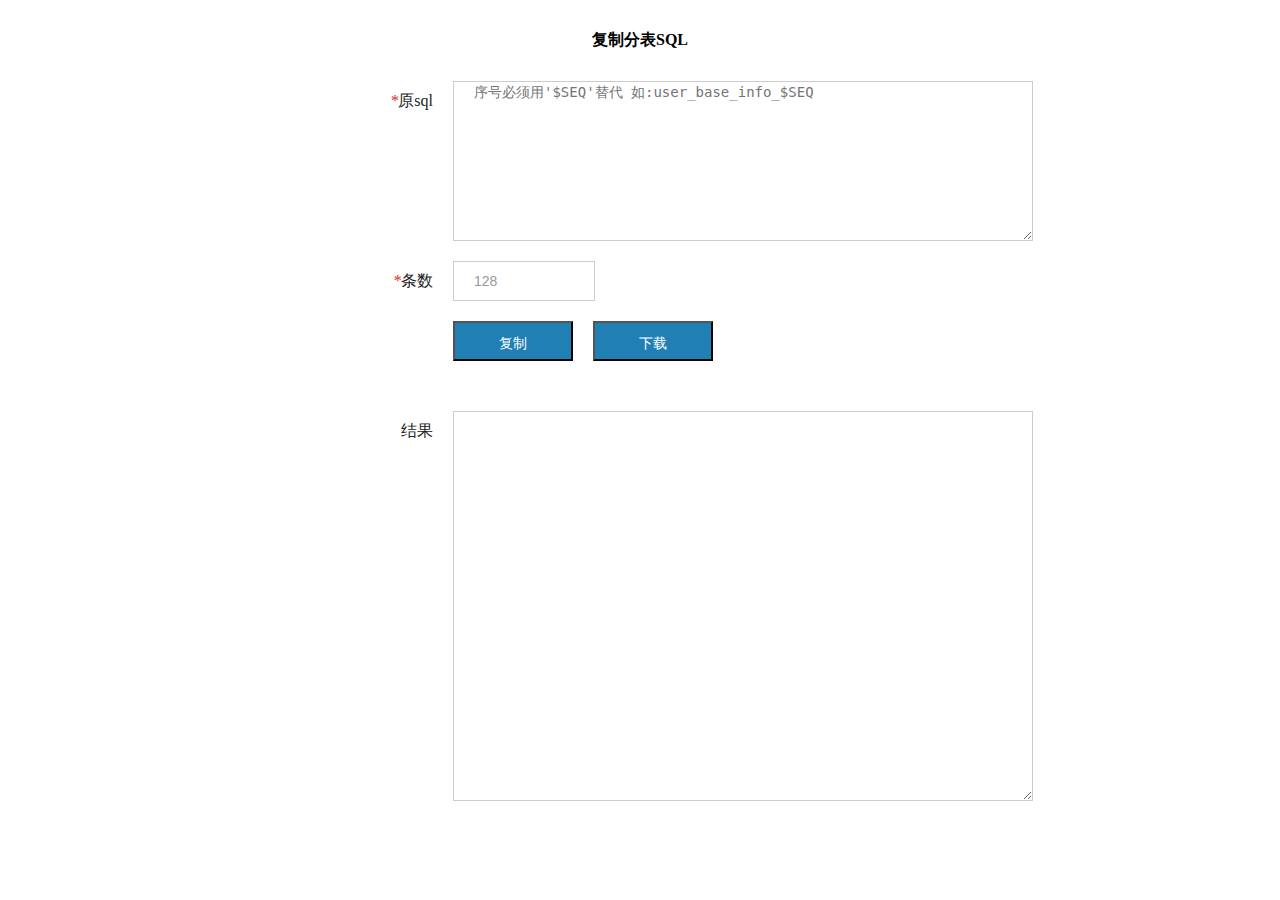
<file: tools/copy_sql.html>
<!doctype html>
<html>
<head>
<meta charset="utf-8">
<title>复制SQL</title>
<link rel="shortcut icon" href="https://angier.cn/images/favicon.ico" type="image/x-icon">
<style type="text/css">
	*{ padding:0; margin:0;}
	html{height: 100%;}
	body{ font-size:12px; min-width:900px;  font-family:'微软雅黑';}
	a{ color:#222; text-decoration:none;}
	 
	.clearfix:after{ clear:both; display:block; content:'';}
	.clearfix{ zoom:1;}
	.wrap{ width:1000px; margin:0 auto; }
	input:focus,textarea:focus{box-shadow:0 0 3px 1px rgba(32, 127, 179, 0.4);outline: 0 none;}
	/******************************* 其他样式 *******************************/
	/*错误提示*/
	.err{ float:left; height:20px; line-height:20px; text-align:right; font-size:12px; width:100%; color:red; display:none; position:absolute; left:0px;}
	.err img{ margin-top:2px; margin-right:2px;}
	.err-top40{ top:40px;}
	.err-top20{ top:20px;}
	.err-top160{ top:160px;}
	.err-top90{ top:90px;} 

	/*登录*/
	.login-box-cen{ width:240px; border:1px solid #cccccc; margin:0px auto 0px; height:318px; border-radius:10px; padding:0 64px; background:#fff;}
	.login-box-cen-ti{ height:76px; line-height:76px; text-align:center; color:#222222; font-size:16px}
	.login-box-cen-form{ position:relative;}
	.login-box-cen-form-input{ float:left; padding-left:20px; border:1px solid #ccc; height:38px; line-height:38px; font-size:14px; color:#999999;}
	.login-box-cen-form-select{ float:left; padding-left:20px; border:1px solid #ccc; height:38px; line-height:38px; font-size:14px; color:#999999;background:#fff;}
	.login-box-cen-form-button{float:left; height:40px; line-height:40px; font-size:14px; color:#fff; text-align:center; background:#207fb3; cursor:pointer;}
	.login-box-cen-form-ot{ height:30px; line-height:30px; text-align:right; font-size:12px;}
	.login-box-cen-form-ot span{color:#999999;}
	.login-box-cen-form-ot a{ color:#207fb3;}

	.w218{ width:218px;}
	.w238{ width:238px;}
	.mar-bottom10{ margin-bottom:10px;}
	/*注册*/

	.register-box-con{ width:380px; padding: 0 310px; background:#fff; padding-bottom:180px;}
	.register-box-con-ti{ height:114px; line-height:114px; text-align:center; font-size:14px; color:#222222; letter-spacing:1px;}
	.login-box-cen-form-img{ float:left; height:40px; line-height:40px;overflow:hidden; background:#207fb3;}
	.login-box-cen-form-mes{ float:left;border:none; height:40px; line-height:40px; text-align:center;font-size:14px; color:#fff; background:#207fb3; cursor:pointer; border-radius:5px;}
	.register-box-cen-form{ position:relative;}
	.register-box-cen-form-xieyi{ height:16px; line-height:16px;}
	.register-box-cen-form-xieyi span{ display:inline-block; position:relative; height:16px; line-height:16px; width:17px; vertical-align:top; margin:0 36px 0 44px; cursor:pointer; background-image:url(../images/register_03.png); background-repeat:no-repeat; background-position:0px 0px;}
	.register-box-cen-form-xieyi span.ok{background-position:-17px 0px;}
	.register-box-cen-form-xieyi em{display:inline-block; height:16px; line-height:16px;vertical-align:top; font-size:14px;}
	.register-box-cen-form-xieyi a{ color:#207fb3;}

	.register-box-con2-box{}
	.register-box-con2-box-left{ height:40px; line-height:40px; text-align:right; float:left; width:293px; color:#222222; font-size:16px;}
	.register-box-con2-box-left strong{ font-weight: bold;}
	.register-box-con2-box-right{float:left; width:380px; margin-left:20px; position:relative;}
	.register-box-con2-box-right .register-box-con2-box-right-text{ font-size:16px; color:#207fb3; margin-left:20px; line-height:40px;}
	.login-box-cen-form-textarea{float:left; padding-left:20px; border:1px solid #ccc;line-height:38px; font-size:14px; color:#999999; resize:none;}
	.register-box-con2-box-upload{ position:relative; width:165px; height:98px; float:left;border:1px solid #ccc; margin-bottom:12px; float:left;}
	.register-box-con2-box-upload .register-box-con2-box-upload-ti{ position:absolute; left:0px; top:0px;width:165px; height:98px; text-align:center; line-height:98px; font-size:18px; color:#207fb3; z-index:9; overflow:hidden; text-align:center; display:table-cell; }
	.register-box-con2-box-upload .register-box-con2-box-upload-ti img{vertical-align:middle;}
	.register-box-con2-box-upload input{ position:absolute; left:0px; top:0px;width:165px;z-index:99; opacity:0;filter:alpha(opacity=0);}
	.register-box-con2-box-pw{ height:25px; line-height:25px; font-size:14px; color:#222222; float:left; width:380px;}


	.w358{ width:358px;}
	.w228{ width:228px;}
	.w120{ width:120px;}
	.w380{ width:380px;}
	.w278{ width:278px;}
	.w558{ width:558px;}
	.h88{ height:88px;}
	.h158{ height:158px;}
	.h388{ height:388px;}
	.mar-top50{ margin-top:50px;}
	.mar-left10{ margin-left:10px;}
	.mar-bottom20{ margin-bottom:20px;}
	.bitian{ color:#dc2b2b;}
</style>

<script>
	<!-- 百度统计 -->
	var _hmt = _hmt || [];
	(function() {
	  var hm = document.createElement("script");
	  hm.src = "https://hm.baidu.com/hm.js?c03806ede2152a8dba9823445769b537";
	  var s = document.getElementsByTagName("script")[0]; 
	  s.parentNode.insertBefore(hm, s);
	})();
</script>

</head>

<body>

<br /><br />
<h4 style="font-size:16px; text-align:center; font-weight:bold;">复制分表SQL</h4>    
<br /><br />
<!--中心-->
<div class="content">
	<div class="register-box">
		<div class="wrap">
			<div class="register-box-con2">   

								
				<div class="register-box-con2-box clearfix mar-bottom20">
					<label class="register-box-con2-box-left"><em class="bitian">*</em>原sql</label>
					<div class="register-box-con2-box-right">
						<textarea class="login-box-cen-form-textarea w558 h158" style="resize: auto;line-height: 20px;" id="sql" 
							placeholder="序号必须用'$SEQ'替代 如:user_base_info_$SEQ"></textarea>
						<label class="err err-top90" id="sql_text"></label>
					</div>
				</div>

				<div class="register-box-con2-box clearfix mar-bottom20">
					<label class="register-box-con2-box-left"><em class="bitian">*</em>条数</label>
					<div class="register-box-con2-box-right">
						<input type="number" class="login-box-cen-form-input w120" placeholder="条数" id="num" min="1" max="5000" value="128">
						<label class="err err-top40" id="num_text"  >请输入复制条数</label>
					</div>
				</div>
				
				
				<div class="register-box-con2-box clearfix mar-bottom20 ">
					<label class="register-box-con2-box-left"></label>
					<div class="register-box-con2-box-right">
						<input type="submit" value="复制" class="login-box-cen-form-button w120" id="info_submit" />

						<input type="submit" value="下载" class="login-box-cen-form-button w120" style="margin-left: 20px;" id="info_download" />
					</div>
				</div>



				<div class="register-box-con2-box clearfix mar-bottom20 mar-top50">
					<label class="register-box-con2-box-left"><em class="bitian"></em>结果</label>
					<div class="register-box-con2-box-right">
						<textarea class="login-box-cen-form-textarea w558 h388" style="resize: auto;line-height: 20px;"  id="result" 
							 placeholder=""></textarea>
						<label class="err err-top90" id="result_text"></label>
					</div>
				</div>
				
			</div>
		</div>        	
	</div>	
</div>
<br /><br />

<script src="https://libs.baidu.com/jquery/2.1.4/jquery.min.js"></script>

<script type="text/javascript">
	$(function(){
		$("#info_submit").click(function(){
			var sql = $("#sql").val();
			sql = $.trim(sql);
			if(sql==''){
				$("#sql_text").text('请输入sql').show();
				return;
			}else{
				$("#sql_text").hide();
			}

			var num = $("#num").val();

			$("#result").val("");

			var end = "\n\n";
			if(!sql.endWith(';')){
				end = ";\n\n";
			}


			var result = "";
			for (var i = 0; i < num; i++) {
				result += sql.replace(/\$SEQ/, prefixZero(i,num.length) ) + end;

			}

			$("#result").val(result);

		});
		
		$("#info_download").click(function(){
			var result = $("#result").val();
			
			if(result==''){
				alert('请先生成结果数据!');
				return;
			}

			download('sql'+(new Date()).getTime()+'.sql' ,result);
			

		});
			
	});


	String.prototype.endWith = function(str){
		if(str==null||str==""||this.length==0||str.length>this.length){
		  return false;
		}
		if(this.substring(this.length-str.length)==str){
		  return true;
		} else{
		  return false;
		}
		return true;
	}

	String.prototype.startWith = function(str){
		if(str==null||str==""||this.length==0||str.length>this.length){
		  return false;
		}
		if(this.substr(0,str.length)==str){
		  return true;
		} else{
		  return false;
		}
		return true;
	}

	//补0
	function prefixZero(num, length) {  
	 	return (Array(length).join('0') + num).slice(-length);  
	}

	//下载文件
	function download(filename, text) {
		  var element = document.createElement('a');
		  element.setAttribute('href', 'data:text/plain;charset=utf-8,' + encodeURIComponent(text));
		  element.setAttribute('download', filename);

		  element.style.display = 'none';
		  document.body.appendChild(element);

		  element.click();

		  document.body.removeChild(element);
	}

	
</script>

<div style="text-align:center;margin:150px 0; font:normal 14px/24px 'MicroSoft YaHei';">
<p style="display: none;">本页面由 阿胡哥 提供技术支持</p>

</div>
</body>
</html>
</file>
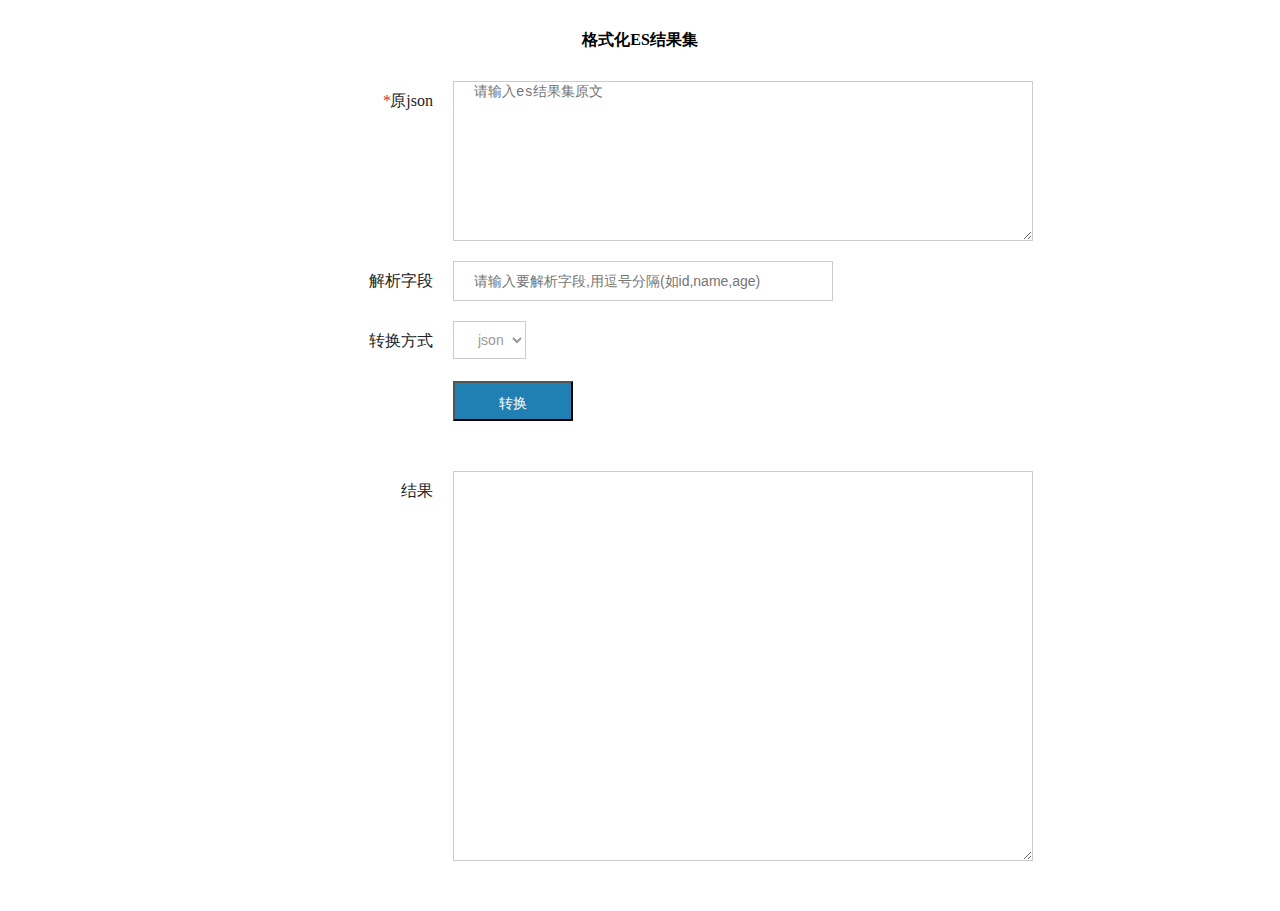
<file: tools/format_es_json.html>
<!doctype html>
<html>
<head>
<meta charset="utf-8">
<title>格式化ES</title>
<link rel="shortcut icon" href="https://angier.cn/images/favicon.ico" type="image/x-icon">
<link rel="stylesheet" href="css/jquery.jsonview.css" />
<script src="https://libs.baidu.com/jquery/2.1.4/jquery.min.js"></script>
<script src="js/jquery.jsonview.js"></script>
<script src="js/jquery.jsontotable.min.js"></script>


<style type="text/css">
	*{ padding:0; margin:0;}
	html{height: 100%;}
	body{ font-size:12px; min-width:900px;  font-family:'微软雅黑';}
	a{ color:#222; text-decoration:none;}
	 
	.clearfix:after{ clear:both; display:block; content:'';}
	.clearfix{ zoom:1;}
	.wrap{ width:1000px; margin:0 auto; }
	input:focus,textarea:focus{box-shadow:0 0 3px 1px rgba(32, 127, 179, 0.4);outline: 0 none;}
	/******************************* 其他样式 *******************************/
	/*错误提示*/
	.err{ float:left; height:20px; line-height:20px; text-align:right; font-size:12px; width:100%; color:red; display:none; position:absolute; left:0px;}
	.err img{ margin-top:2px; margin-right:2px;}
	.err-top40{ top:40px;}
	.err-top20{ top:20px;}
	.err-top160{ top:160px;}
	.err-top90{ top:90px;} 

	/*登录*/
	.login-box-cen{ width:240px; border:1px solid #cccccc; margin:0px auto 0px; height:318px; border-radius:10px; padding:0 64px; background:#fff;}
	.login-box-cen-ti{ height:76px; line-height:76px; text-align:center; color:#222222; font-size:16px}
	.login-box-cen-form{ position:relative;}
	.login-box-cen-form-input{ float:left; padding-left:20px; border:1px solid #ccc; height:38px; line-height:38px; font-size:14px; color:#999999;}
	.login-box-cen-form-select{ float:left; padding-left:20px; border:1px solid #ccc; height:38px; line-height:38px; font-size:14px; color:#999999;background:#fff;}
	.login-box-cen-form-button{float:left; height:40px; line-height:40px; font-size:14px; color:#fff; text-align:center; background:#207fb3; cursor:pointer;}
	.login-box-cen-form-ot{ height:30px; line-height:30px; text-align:right; font-size:12px;}
	.login-box-cen-form-ot span{color:#999999;}
	.login-box-cen-form-ot a{ color:#207fb3;}

	.w218{ width:218px;}
	.w238{ width:238px;}
	.mar-bottom10{ margin-bottom:10px;}
	/*注册*/

	.register-box-con{ width:380px; padding: 0 310px; background:#fff; padding-bottom:180px;}
	.register-box-con-ti{ height:114px; line-height:114px; text-align:center; font-size:14px; color:#222222; letter-spacing:1px;}
	.login-box-cen-form-img{ float:left; height:40px; line-height:40px;overflow:hidden; background:#207fb3;}
	.login-box-cen-form-mes{ float:left;border:none; height:40px; line-height:40px; text-align:center;font-size:14px; color:#fff; background:#207fb3; cursor:pointer; border-radius:5px;}
	.register-box-cen-form{ position:relative;}
	.register-box-cen-form-xieyi{ height:16px; line-height:16px;}
	.register-box-cen-form-xieyi span{ display:inline-block; position:relative; height:16px; line-height:16px; width:17px; vertical-align:top; margin:0 36px 0 44px; cursor:pointer; background-image:url(../images/register_03.png); background-repeat:no-repeat; background-position:0px 0px;}
	.register-box-cen-form-xieyi span.ok{background-position:-17px 0px;}
	.register-box-cen-form-xieyi em{display:inline-block; height:16px; line-height:16px;vertical-align:top; font-size:14px;}
	.register-box-cen-form-xieyi a{ color:#207fb3;}

	.register-box-con2-box{}
	.register-box-con2-box-left{ height:40px; line-height:40px; text-align:right; float:left; width:293px; color:#222222; font-size:16px;}
	.register-box-con2-box-left strong{ font-weight: bold;}
	.register-box-con2-box-right{float:left; width:380px; margin-left:20px; position:relative;}
	.register-box-con2-box-right .register-box-con2-box-right-text{ font-size:16px; color:#207fb3; margin-left:20px; line-height:40px;}
	.login-box-cen-form-textarea{float:left; padding-left:20px; border:1px solid #ccc;line-height:38px; font-size:14px; color:#999999; resize:none;}
	.register-box-con2-box-upload{ position:relative; width:165px; height:98px; float:left;border:1px solid #ccc; margin-bottom:12px; float:left;}
	.register-box-con2-box-upload .register-box-con2-box-upload-ti{ position:absolute; left:0px; top:0px;width:165px; height:98px; text-align:center; line-height:98px; font-size:18px; color:#207fb3; z-index:9; overflow:hidden; text-align:center; display:table-cell; }
	.register-box-con2-box-upload .register-box-con2-box-upload-ti img{vertical-align:middle;}
	.register-box-con2-box-upload input{ position:absolute; left:0px; top:0px;width:165px;z-index:99; opacity:0;filter:alpha(opacity=0);}
	.register-box-con2-box-pw{ height:25px; line-height:25px; font-size:14px; color:#222222; float:left; width:380px;}


	.w358{ width:358px;}
	.w228{ width:228px;}
	.w120{ width:120px;}
	.w380{ width:380px;}
	.w278{ width:278px;}
	.w558{ width:558px;}
	.h88{ height:88px;}
	.h158{ height:158px;}
	.h388{ height:388px;}
	.mar-top50{ margin-top:50px;}
	.mar-left5{ margin-left:5px;}
	.mar-left10{ margin-left:10px;}
	.mar-bottom20{ margin-bottom:20px;}
	.bitian{ color:#dc2b2b;}
	.hide{ display: :none;}

    .jsontotable table { border-collapse: collapse; border-spacing: 0; }
	.jsontotable table, .jsontotable th, .jsontotable td { border: 1px solid black; margin: 1px; }
	.jsontotable table>thead>tr>th {text-align: left;padding: 8px;}
	.jsontotable table>tbody>tr>td {padding: 4px;}

</style>

<script>
	<!-- 百度统计 -->
	var _hmt = _hmt || [];
	(function() {
	  var hm = document.createElement("script");
	  hm.src = "https://hm.baidu.com/hm.js?c03806ede2152a8dba9823445769b537";
	  var s = document.getElementsByTagName("script")[0]; 
	  s.parentNode.insertBefore(hm, s);
	})();
</script>

</head>

<body>

<br /><br />
<h4 style="font-size:16px; text-align:center; font-weight:bold;">格式化ES结果集</h4>    
<br /><br />
<!--中心-->
<div class="content">
	<div class="register-box">
		<div class="wrap">
			<div class="register-box-con2">   

								
				<div class="register-box-con2-box clearfix mar-bottom20">
					<label class="register-box-con2-box-left"><em class="bitian">*</em>原json</label>
					<div class="register-box-con2-box-right">
						<textarea class="login-box-cen-form-textarea w558 h158" style="resize: auto;line-height: 20px;" id="esInfo" 
							placeholder="请输入es结果集原文"></textarea>
						<label class="err err-top160 w558" id="esInfo_text"></label>
					</div>
				</div>

				<div class="register-box-con2-box clearfix mar-bottom20">
					<label class="register-box-con2-box-left">解析字段</label>
					<div class="register-box-con2-box-right">
						<input type="text" class="login-box-cen-form-input w358" placeholder="请输入要解析字段,用逗号分隔(如id,name,age)" id="filed">
						<label class="err err-top40" id="filed_text"  >请输入要解析字段</label>
					</div>
				</div>
				
				<div class="register-box-con2-box clearfix mar-bottom20 ">
					<label class="register-box-con2-box-left">转换方式</label>
					<div class="register-box-con2-box-right">
						<select id="formatType" class="login-box-cen-form-select "> 
						　　<option value="1">json</option> 
						　　<option value="2">table</option> 
						　　<option value="3">text</option> 
						</select> 
						
						<div id="is_distinctDiv" style="display: none;">
							<input type="checkBox" name="is_distinct" id="is_distinct" class="mar-left10" value="0"/>是否去重
						</div>
					</div>

					
				</div>
				
				<div class="register-box-con2-box clearfix mar-bottom20 ">
					<label class="register-box-con2-box-left"></label>
					<div class="register-box-con2-box-right">
						<input type="submit" value="转换" class="login-box-cen-form-button w120" id="info_submit" />
						
					</div>
				</div>



				<div class="register-box-con2-box clearfix mar-bottom20 mar-top50">
					<label class="register-box-con2-box-left"><em class="bitian"></em>结果</label>
					<div class="register-box-con2-box-right">

						<div id="jsonResult" class="hide"></div>	

						<div id="tableResult" class="hide jsontotable"></div>	 

						<textarea class="login-box-cen-form-textarea w558 h388 hide" style="resize: auto;line-height: 20px;"  id="textResult" 
							 placeholder=""></textarea>


						
					</div>
				</div>
				
			</div>
		</div>        	
	</div>	
</div>
<br /><br />

<script type="text/javascript">
	$(function(){
		$("#formatType").change(function(event) {			
			$("#is_distinctDiv").hide();
			if($(this).val() == 3){
				$("#is_distinctDiv").show();
			}
			
		});

		$("#info_submit").click(function(){
			var esInfo = $("#esInfo").val();
			esInfo = $.trim(esInfo).replace(/"""/g, "'");
			if(esInfo==''){
				$("#esInfo_text").html("请输入es结果集").show();
				return;
			}else{
				$("#esInfo_text").hide();
			}

            esInfo = esInfo.replace(/\b(\d+)\b/g, replaceOverflow);
            //esInfo = esInfo.replace(/\s(\d+)\b/g, replaceOverflow);
			//格式json串
			//var esObj = $.parseJSON(esInfo);
			//var esObj = JSON.parse(esInfo);
			//var esObj = eval('(' + esInfo + ')');
			var esObj = (new Function("return " + esInfo))();
			if(!esObj.hits){
				$("#esInfo_text").html("请输入正确的es结果集").show();
				return;
			}

			esObj = esObj.hits.hits;
			if(!esObj){
				$("#esInfo_text").html("请输入正确的es结果集").show();
				return;
			}


			var formatType = $("#formatType").val();

			//字段
			var filedArray = [];
			var filed = $("#filed").val();
			if(filed){
				filedArray = filed.replace(/，/g, ",").split(",");
			}


			var esJson = [];

			//获取标题	
			var headerObj = {};
			esObj.forEach(function(e) {
				var tmp = e._source;

				for (var obj in tmp){
					if(containsFiled(filedArray, obj)){
						headerObj[obj] = obj;
					}				
				}	
			});

			

			if(formatType==2){	
				esJson.push(headerObj);
		    }

			//解析所需字段
			esObj.forEach(function(e) {
				var dataObj = {};
				var tmp = e._source;

				for (var obj in headerObj){
					dataObj[obj] = '';
				}
				for (var obj in tmp){
					if(containsFiled(filedArray, obj)){
						var val = tmp[obj];
						if(val == null || val == 'null'){
							val = '';
						}
						dataObj[obj] = val;
					}
				}	

			    esJson.push(dataObj);
			});
			

			$("#jsonResult").html("").hide();
			$("#tableResult").html("").hide();
			$("#textResult").val("").hide();
			

			if(formatType==1){
				//json格式
				//$("#jsonResult").JSONView(esJson, {nl2br: true});
			    //$("#jsonResult").show();

			    var result = JSON.stringify(esJson, null, "\t");
			    $("#textResult").val(result).show();

			    return;
			}

			if(formatType==2){				
				//table格式
				$.jsontotable(esJson, { id: "#tableResult", header: true });
				
				$("#tableResult").show();

				return;
			}
			 
			if(formatType==3){
				//文本格式
				var result = "";				

				var map = new Map();
				esJson.forEach(function(tmp) {

					for (var obj in tmp){
						var filedValArray = map.get(obj) || [];
						filedValArray.push(tmp[obj]);

						map.set(obj,filedValArray);
					}
										
				     
				});


				var is_distinct = $("#is_distinct").is(':checked');
				map.forEach(function(value,key){
					if(is_distinct){
						//是否去重
						//value = $.unique(value);
						value = Array.from(new Set(value));
						//value = $.grep(value, function (e) { return e!=''; });
					}
					var tmp = "\"" + value.join("\",\"") + "\"";
					//console.log(typeof value[0] );
					if(typeof value[0] == 'number'){						
						tmp = value.join(",");
					}

				　　result += "" + key + " : " + tmp + "\n\n";

				})

			    $("#textResult").val(result).show();

			    return;
			}


		});
		 
			
	});


	function containsFiled(filedArray, objFiled) {  
		if(filedArray.length==0 || filedArray.indexOf(objFiled) >= 0){
			return true;
		}
	 	return false;  
	}

	//检测数字是否可能溢出的方法
	function replaceOverflow(yytext){
		//yytext = $.trim(yytext);
		if(yytext.length < 17){
			return yytext;
		}
	   return String(Number(yytext))==yytext ? yytext:`'${yytext}'`;
	}

	
</script>

<div style="text-align:center;margin:150px 0; font:normal 14px/24px 'MicroSoft YaHei';">
<p style="display: none;">本页面由 阿胡哥 提供技术支持</p>

</div>
</body>
</html>
</file>
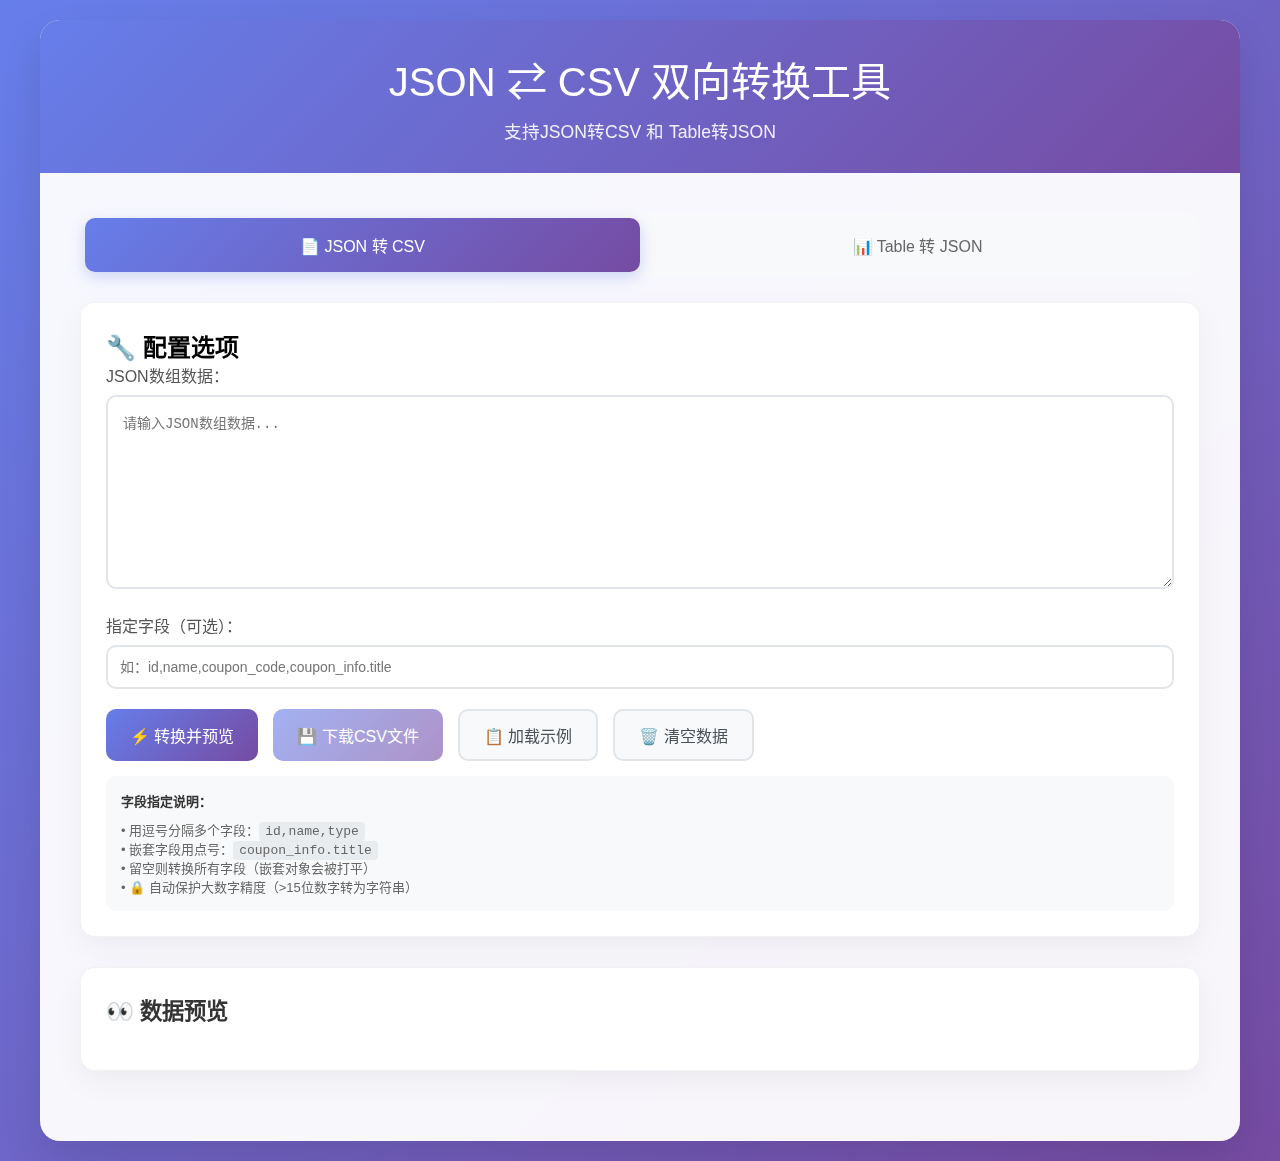
<file: tools/json2csv.html>
<!DOCTYPE html>
<html lang="zh-CN">
<head>
    <meta charset="UTF-8">
    <meta name="viewport" content="width=device-width, initial-scale=1.0">
    <link rel="shortcut icon" href="https://angier.cn/images/favicon.ico" type="image/x-icon">
    <title>JSON CSV 双向转换工具</title>
    <style>
        * {
            margin: 0;
            padding: 0;
            box-sizing: border-box;
        }

        body {
            font-family: 'Segoe UI', Tahoma, Geneva, Verdana, sans-serif;
            background: linear-gradient(135deg, #667eea 0%, #764ba2 100%);
            min-height: 100vh;
            padding: 20px;
        }

        .container {
            max-width: 1200px;
            margin: 0 auto;
            background: rgba(255, 255, 255, 0.95);
            backdrop-filter: blur(10px);
            border-radius: 20px;
            box-shadow: 0 20px 40px rgba(0, 0, 0, 0.1);
            overflow: hidden;
        }

        .header {
            background: linear-gradient(135deg, #667eea, #764ba2);
            color: white;
            padding: 30px;
            text-align: center;
        }

        .header h1 {
            font-size: 2.5em;
            font-weight: 300;
            margin-bottom: 10px;
        }

        .header p {
            opacity: 0.9;
            font-size: 1.1em;
        }

        .main-content {
            padding: 40px;
        }

        /* Tab 样式 */
        .tab-container {
            margin-bottom: 30px;
        }

        .tab-buttons {
            display: flex;
            background: #f8f9fa;
            border-radius: 15px;
            padding: 5px;
            margin-bottom: 25px;
        }

        .tab-button {
            flex: 1;
            padding: 15px 20px;
            border: none;
            border-radius: 10px;
            font-size: 16px;
            font-weight: 500;
            cursor: pointer;
            transition: all 0.3s ease;
            background: transparent;
            color: #666;
        }

        .tab-button.active {
            background: linear-gradient(135deg, #667eea, #764ba2);
            color: white;
            box-shadow: 0 5px 15px rgba(102, 126, 234, 0.3);
        }

        .tab-content {
            display: none;
        }

        .tab-content.active {
            display: block;
        }

        .config-section {
            background: white;
            border-radius: 15px;
            padding: 25px;
            box-shadow: 0 10px 30px rgba(0, 0, 0, 0.05);
            border: 1px solid rgba(0, 0, 0, 0.05);
            margin-bottom: 30px;
        }

        .section {
            background: white;
            border-radius: 15px;
            padding: 25px;
            box-shadow: 0 10px 30px rgba(0, 0, 0, 0.05);
            border: 1px solid rgba(0, 0, 0, 0.05);
            margin-bottom: 30px;
        }

        .section h2 {
            color: #333;
            margin-bottom: 20px;
            font-size: 1.4em;
            font-weight: 600;
        }

        .input-group {
            margin-bottom: 20px;
        }

        .input-group label {
            display: block;
            margin-bottom: 8px;
            font-weight: 500;
            color: #555;
        }

        textarea {
            width: 100%;
            padding: 15px;
            border: 2px solid #e1e5e9;
            border-radius: 10px;
            font-family: 'Courier New', monospace;
            font-size: 14px;
            resize: vertical;
            transition: border-color 0.3s ease;
        }

        textarea:focus {
            outline: none;
            border-color: #667eea;
            box-shadow: 0 0 0 3px rgba(102, 126, 234, 0.1);
        }

        .input-row {
            display: flex;
            gap: 15px;
            margin-bottom: 20px;
        }

        .input-row .input-group {
            flex: 1;
            margin-bottom: 0;
        }

        .keys-input, .delimiter-input {
            width: 100%;
            padding: 12px;
            border: 2px solid #e1e5e9;
            border-radius: 10px;
            font-size: 14px;
            transition: border-color 0.3s ease;
        }

        .keys-input:focus, .delimiter-input:focus {
            outline: none;
            border-color: #667eea;
            box-shadow: 0 0 0 3px rgba(102, 126, 234, 0.1);
        }

        .button-group {
            display: flex;
            gap: 15px;
            margin-top: 20px;
            flex-wrap: wrap;
        }

        .btn {
            padding: 12px 24px;
            border: none;
            border-radius: 10px;
            font-size: 16px;
            cursor: pointer;
            transition: all 0.3s ease;
            font-weight: 500;
            text-decoration: none;
            display: inline-flex;
            align-items: center;
            gap: 8px;
        }

        .btn-primary {
            background: linear-gradient(135deg, #667eea, #764ba2);
            color: white;
        }

        .btn-primary:hover {
            transform: translateY(-2px);
            box-shadow: 0 10px 20px rgba(102, 126, 234, 0.3);
        }

        .btn-secondary {
            background: #f8f9fa;
            color: #495057;
            border: 2px solid #e1e5e9;
        }

        .btn-secondary:hover {
            background: #e9ecef;
            transform: translateY(-1px);
        }

        .btn:disabled {
            opacity: 0.6;
            cursor: not-allowed;
            transform: none !important;
        }

        .table-container {
            width: 100%;
            overflow-x: auto;
            margin-top: 15px;
            border-radius: 10px;
            box-shadow: 0 5px 15px rgba(0, 0, 0, 0.05);
            border: 1px solid #e1e5e9;
            background: white;
        }

        .preview-table {
            width: 100%;
            min-width: 600px;
            border-collapse: collapse;
            font-size: 14px;
            white-space: nowrap;
        }

        .preview-table th,
        .preview-table td {
            padding: 12px 15px;
            text-align: left;
            border-bottom: 1px solid #e1e5e9;
            border-right: 1px solid #e1e5e9;
            min-width: 100px;
            max-width: 250px;
            overflow: hidden;
            text-overflow: ellipsis;
        }

        .preview-table th:last-child,
        .preview-table td:last-child {
            border-right: none;
        }

        .preview-table th {
            background: linear-gradient(135deg, #667eea, #764ba2);
            color: white;
            font-weight: 600;
            position: sticky;
            top: 0;
            z-index: 10;
        }

        .preview-table tr:hover {
            background: #f8f9fa;
        }

        .table-container::-webkit-scrollbar {
            height: 8px;
        }

        .table-container::-webkit-scrollbar-track {
            background: #f1f1f1;
            border-radius: 10px;
        }

        .table-container::-webkit-scrollbar-thumb {
            background: linear-gradient(135deg, #667eea, #764ba2);
            border-radius: 10px;
        }

        .table-container::-webkit-scrollbar-thumb:hover {
            background: linear-gradient(135deg, #5a6fd8, #6b4190);
        }

        .data-info {
            margin-top: 15px;
            padding: 10px 15px;
            background: #f8f9fa;
            border-radius: 8px;
            color: #666;
            text-align: center;
            font-size: 14px;
        }

        .error-message {
            background: #fee;
            border: 1px solid #fcc;
            border-radius: 10px;
            padding: 15px;
            color: #c33;
            margin-top: 15px;
            font-size: 14px;
        }

        .success-message {
            background: #efe;
            border: 1px solid #cfc;
            border-radius: 10px;
            padding: 15px;
            color: #363;
            margin-top: 15px;
            font-size: 14px;
        }

        .example {
            background: #f8f9fa;
            border-radius: 10px;
            padding: 15px;
            margin-top: 15px;
            font-size: 13px;
            color: #666;
        }

        .example h4 {
            color: #333;
            margin-bottom: 10px;
        }

        .example code {
            background: #e9ecef;
            padding: 2px 6px;
            border-radius: 4px;
            font-family: 'Courier New', monospace;
        }

        .precision-warning {
            background: #fff3cd;
            border: 1px solid #ffeaa7;
            border-radius: 8px;
            padding: 12px;
            color: #856404;
            margin-top: 10px;
            font-size: 13px;
            display: none;
        }

        .precision-warning.show {
            display: block;
        }

        .json-output {
            background: #f8f9fa;
            border: 2px solid #e1e5e9;
            border-radius: 10px;
            padding: 15px;
            font-family: 'Courier New', monospace;
            font-size: 14px;
            white-space: pre-wrap;
            min-height: 70px;
            max-height: 400px;
            overflow-y: auto;
            margin-top: 15px;
        }

        .json-output-container {
            position: relative;
            margin-top: 15px;
        }

        .copy-btn {
            opacity: 0.8;
            transition: opacity 0.3s;
        }

        .copy-btn:hover {
            opacity: 1;
        }

        @media (max-width: 768px) {
            .main-content {
                padding: 20px;
            }

            .header {
                padding: 20px;
            }

            .header h1 {
                font-size: 2em;
            }

            .btn {
                font-size: 14px;
                padding: 10px 18px;
            }

            .button-group {
                flex-direction: column;
            }

            .input-row {
                flex-direction: column;
            }

            .preview-table th,
            .preview-table td {
                min-width: 80px;
                max-width: 150px;
                padding: 8px 10px;
            }

            .tab-button {
                font-size: 14px;
                padding: 12px 15px;
            }
        }
    </style>
</head>
<body>
<div class="container">
    <div class="header">
        <h1>JSON ⇄ CSV 双向转换工具</h1>
        <p>支持JSON转CSV 和 Table转JSON</p>
    </div>

    <div class="main-content">
        <div class="tab-container">
            <div class="tab-buttons">
                <button class="tab-button active" onclick="switchTab('json-to-csv')">
                    📄 JSON 转 CSV
                </button>
                <button class="tab-button" onclick="switchTab('table-to-json')">
                    📊 Table 转 JSON
                </button>
            </div>

            <!-- JSON 转 CSV Tab -->
            <div id="json-to-csv" class="tab-content active">
                <div class="config-section">
                    <h2>🔧 配置选项</h2>

                    <div class="input-group">
                        <label for="jsonInput">JSON数组数据：</label>
                        <textarea id="jsonInput" rows="10" placeholder="请输入JSON数组数据..."></textarea>
                    </div>

                    <div class="input-group">
                        <label for="keysInput">指定字段（可选）：</label>
                        <input type="text" id="keysInput" class="keys-input" placeholder="如：id,name,coupon_code,coupon_info.title">
                    </div>

                    <div class="button-group">
                        <button class="btn btn-primary" onclick="convertToCSV()">
                            ⚡ 转换并预览
                        </button>
                        <button class="btn btn-primary" id="downloadBtn" onclick="downloadCSV()" disabled>
                            💾 下载CSV文件
                        </button>
                        <button class="btn btn-secondary" onclick="loadJSONExample()">
                            📋 加载示例
                        </button>
                        <button class="btn btn-secondary" onclick="clearAllJSON()">
                            🗑️ 清空数据
                        </button>
                    </div>

                    <div class="example">
                        <h4>字段指定说明：</h4>
                        <p>• 用逗号分隔多个字段：<code>id,name,type</code></p>
                        <p>• 嵌套字段用点号：<code>coupon_info.title</code></p>
                        <p>• 留空则转换所有字段（嵌套对象会被打平）</p>
                        <p>• 🔒 自动保护大数字精度（>15位数字转为字符串）</p>
                    </div>

                    <div id="precisionWarning" class="precision-warning">
                        ⚠️ 检测到大数字，已自动转换为字符串以保护精度
                    </div>

                    <div id="messageJSON"></div>
                </div>

                <div class="section">
                    <h2>👀 数据预览</h2>
                    <div id="previewJSON"></div>
                </div>
            </div>

            <!-- Table 转 JSON Tab -->
            <div id="table-to-json" class="tab-content">
                <div class="config-section">
                    <h2>🔧 配置选项</h2>

                    <div class="input-group">
                        <label for="tableInput">表格数据：</label>
                        <textarea id="tableInput" rows="10" placeholder="请输入表格数据，第一行为表头，后续行为数据..."></textarea>
                    </div>

                    <div class="input-row">
                        <div class="input-group">
                            <label for="delimiterInput">分隔符：</label>
                            <input type="text" id="delimiterInput" class="delimiter-input" value="" placeholder="制表符">
                        </div>
                        <div class="input-group">
                            <label>预设分隔符：</label>
                            <div class="button-group" style="margin-top: 8px;">
                                <button class="btn btn-secondary" onclick="setDelimiter('\t')" style="padding: 8px 12px; font-size: 14px;">制表符</button>
                                <button class="btn btn-secondary" onclick="setDelimiter(',')" style="padding: 8px 12px; font-size: 14px;">逗号</button>
                                <button class="btn btn-secondary" onclick="setDelimiter('|')" style="padding: 8px 12px; font-size: 14px;">竖线</button>
                                <button class="btn btn-secondary" onclick="setDelimiter(' ')" style="padding: 8px 12px; font-size: 14px;">空格</button>
                            </div>
                        </div>
                    </div>

                    <div class="button-group">
                        <button class="btn btn-primary" onclick="convertToJSON()">
                            ⚡ 转换并预览
                        </button>
                        <button class="btn btn-primary" id="downloadJSONBtn" onclick="downloadJSON()" disabled>
                            💾 下载JSON文件
                        </button>
                        <button class="btn btn-secondary" onclick="loadTableExample()">
                            📋 加载示例
                        </button>
                        <button class="btn btn-secondary" onclick="clearAllTable()">
                            🗑️ 清空数据
                        </button>
                    </div>

                    <div class="example">
                        <h4>使用说明：</h4>
                        <p>• 第一行必须是表头（字段名）</p>
                        <p>• 后续行为数据行，每行对应一个JSON对象</p>
                        <p>• 支持自定义分隔符，默认为制表符</p>
                        <p>• 所有值默认保持为字符串格式，保护数据完整性</p>
                    </div>

                    <div id="messageTable"></div>
                </div>

                <!-- 在JSON输出区域旁边添加复制按钮 -->
                <div class="section">
                    <h2>👀 转换结果</h2>
                    <div class="json-output-container">
                        <div id="jsonOutput" class="json-output"></div>
                        <button id="copyJsonBtn" class="btn btn-secondary copy-btn" onclick="copyJsonOutput()" style="position: absolute; top: 10px; right: 10px; padding: 8px 12px;">
                            📋 复制
                        </button>
                    </div>
                    <div id="previewTable"></div>
                </div>
            </div>
        </div>
    </div>
</div>

<script>
    let csvData = '';
    let jsonData = '';
    let fileName = 'converted_data';
    let hasBigNumbers = false;

    // Tab 切换功能
    function switchTab(tabId) {
        // 隐藏所有tab内容
        document.querySelectorAll('.tab-content').forEach(content => {
            content.classList.remove('active');
        });

        // 移除所有按钮的active状态
        document.querySelectorAll('.tab-button').forEach(button => {
            button.classList.remove('active');
        });

        // 显示当前tab内容
        document.getElementById(tabId).classList.add('active');

        // 激活当前按钮
        event.target.classList.add('active');

        setDelimiter('\t');
    }

    // JSON转CSV 相关功能
    function loadJSONExample() {
        const exampleData = [{
            "id": 82537,
            "name": "新会员礼品",
            "coupon_code": "168672003910032016",
            "type": 1,
            "gmt_create": "2025-05-01 12:01:01",
            "coupon_info": {
                "consumeMessage": "新办会员可到店免费领取：卫生湿巾/外科口罩/创可贴三选一。",
                "title": "新会员礼品3选1"
            }
        }];

        document.getElementById('jsonInput').value = JSON.stringify(exampleData, null, 2);
        document.getElementById('keysInput').value = 'id,name,coupon_code,coupon_info.title';
        showMessage('示例数据已加载（包含大数字测试）', 'success', 'messageJSON');
    }

    // Table转JSON 相关功能
    function loadTableExample() {
        const exampleTable = `id\tbusiness_id\ttitle\tconfig
9047893329\t193329\t不记名券测试\t{"discount":0.0,"highest":0,"par":1000}
9048893329\t193329\t会员专享券\t{"discount":0.0,"highest":0,"par":2000}`;

        document.getElementById('tableInput').value = exampleTable;
        document.getElementById('delimiterInput').value = '\t';
        showMessage('示例数据已加载', 'success', 'messageTable');
    }

    function setDelimiter(delimiter) {
        document.getElementById('delimiterInput').value = delimiter;
    }

    function convertToJSON() {
        const tableInput = document.getElementById('tableInput').value.trim();
        const delimiter = document.getElementById('delimiterInput').value || '\t';

        if (!tableInput) {
            showMessage('请输入表格数据', 'error', 'messageTable');
            return;
        }

        try {
            const lines = tableInput.split('\n').filter(line => line.trim());

            if (lines.length < 2) {
                showMessage('至少需要表头和一行数据', 'error', 'messageTable');
                return;
            }

            // 解析表头
            const headers = lines[0].split(delimiter).map(h => h.trim());

            // 解析数据行
            const data = [];
            for (let i = 1; i < lines.length; i++) {
                const values = lines[i].split(delimiter);
                const rowData = {};

                headers.forEach((header, index) => {
                    let value = values[index] ? values[index].trim() : '';

                    // 只对明确的JSON格式进行解析，其他都保持字符串
                    if ((value.startsWith('{') && value.endsWith('}')) ||
                        (value.startsWith('[') && value.endsWith(']'))) {
                        try {
                            value = JSON.parse(value);
                            value = JSON.stringify(value);
                        } catch (e) {
                            // 如果不是有效JSON，保持原值
                        }
                    }

                    rowData[header] = value;
                });

                data.push(rowData);
            }

            // 生成JSON
            jsonData = JSON.stringify(data, null, 2);

            // 显示结果
            showJSONOutput(data);

            // 启用下载按钮
            document.getElementById('downloadJSONBtn').disabled = false;

            showMessage(`转换成功！共 ${data.length} 条记录，${headers.length} 个字段`, 'success', 'messageTable');

        } catch (error) {
            showMessage(`转换错误: ${error.message}`, 'error', 'messageTable');
        }
    }

    function showJSONOutput(data) {
        const outputDiv = document.getElementById('jsonOutput');
        outputDiv.textContent = JSON.stringify(data, null, 2);

        // 也显示表格预览
        showTablePreview(data);
    }

    function showTablePreview(data) {
        const previewDiv = document.getElementById('previewTable');

        if (data.length === 0) {
            previewDiv.innerHTML = '<p>没有数据可预览</p>';
            return;
        }

        const headers = Object.keys(data[0]);

        let tableHTML = '<div class="table-container">';
        tableHTML += '<table class="preview-table"><thead><tr>';

        headers.forEach(header => {
            tableHTML += `<th title="${header}">${header}</th>`;
        });
        tableHTML += '</tr></thead><tbody>';

        const previewData = data.slice(0, 10);
        previewData.forEach(item => {
            tableHTML += '<tr>';
            headers.forEach(header => {
                const value = item[header];
                let displayValue = '';

                if (typeof value === 'object' && value !== null) {
                    displayValue = JSON.stringify(value);
                } else {
                    displayValue = String(value || '');
                }

                tableHTML += `<td title="${displayValue}">${displayValue}</td>`;
            });
            tableHTML += '</tr>';
        });

        tableHTML += '</tbody></table></div>';

        tableHTML += `<div class="data-info">`;
        if (data.length > 10) {
            tableHTML += `显示前10行，共 ${data.length} 条记录，${headers.length} 个字段`;
        } else {
            tableHTML += `共 ${data.length} 条记录，${headers.length} 个字段`;
        }
        tableHTML += `</div>`;

        previewDiv.innerHTML = tableHTML;
    }

    function downloadJSON() {
        if (!jsonData) {
            showMessage('没有可下载的数据', 'error', 'messageTable');
            return;
        }

        const blob = new Blob([jsonData], { type: 'application/json;charset=utf-8;' });

        const link = document.createElement('a');
        const url = URL.createObjectURL(blob);
        link.setAttribute('href', url);
        link.setAttribute('download', fileName +new Date().getTime()+ '.json');
        link.style.visibility = 'hidden';
        document.body.appendChild(link);
        link.click();
        document.body.removeChild(link);

        showMessage('JSON文件下载成功！', 'success', 'messageTable');
    }

    // 添加复制功能的JavaScript函数
    function copyJsonOutput() {
        const jsonText = document.getElementById('jsonOutput').textContent;
        if (!jsonText) {
            showMessage('没有可复制的内容', 'error', 'messageTable');
            return;
        }

        navigator.clipboard.writeText(jsonText).then(() => {
            // 显示复制成功提示
            const copyBtn = document.getElementById('copyJsonBtn');
            const originalText = copyBtn.innerHTML;
            copyBtn.innerHTML = '✅ 已复制';
            copyBtn.disabled = true;

            setTimeout(() => {
                copyBtn.innerHTML = originalText;
                copyBtn.disabled = false;
            }, 2000);

            showMessage('JSON已复制到剪贴板', 'success', 'messageTable');
        }).catch(err => {
            showMessage('复制失败: ' + err, 'error', 'messageTable');
        });
    }

    function clearAllTable() {
        document.getElementById('tableInput').value = '';
        document.getElementById('delimiterInput').value = '\t';
        document.getElementById('jsonOutput').textContent = '';
        document.getElementById('previewTable').innerHTML = '';
        document.getElementById('messageTable').innerHTML = '';
        document.getElementById('downloadJSONBtn').disabled = true;
        jsonData = '';
    }

    // 检测并处理大数字的 JSON 解析器
    function parseJSONWithBigNumbers(jsonString) {
        hasBigNumbers = false;

        // 使用自定义 reviver 函数处理大数字
        return JSON.parse(jsonString, (key, value) => {
            // 检查是否为数字类型且精度可能丢失
            if (typeof value === 'number') {
                // JavaScript 安全整数范围：-(2^53 - 1) 到 (2^53 - 1)
                if (Math.abs(value) > Number.MAX_SAFE_INTEGER) {
                    hasBigNumbers = true;
                    // 将大数字转换为字符串
                    return value.toString();
                }
            }

            // 检查字符串是否为大数字格式
            if (typeof value === 'string' && /^\d{16,}$/.test(value)) {
                hasBigNumbers = true;
            }

            return value;
        });
    }

        // 预处理 JSON 字符串，将大数字转为字符串格式
        function preprocessJSONString(jsonString) {
            // 匹配超过15位的纯数字（不在引号内）
            return jsonString.replace(/:\s*(\d{16,})(?=\s*[,}\]])/g, (match, number) => {
                hasBigNumbers = true;
                return `: "${number}"`;
            });
        }

    // 获取嵌套对象的值
    function getNestedValue(obj, path) {
        return path.split('.').reduce((current, key) => {
            return current && current[key] !== undefined ? current[key] : '';
        }, obj);
    }

    // 打平嵌套对象
    function flattenObject(obj, prefix = '') {
        const flattened = {};

        for (const key in obj) {
            if (obj.hasOwnProperty(key)) {
                const newKey = prefix ? `${prefix}.${key}` : key;

                if (obj[key] !== null && typeof obj[key] === 'object' && !Array.isArray(obj[key])) {
                    Object.assign(flattened, flattenObject(obj[key], newKey));
                } else {
                    flattened[newKey] = obj[key];
                }
            }
        }

        return flattened;
    }

    // 转换为CSV
    function convertToCSV() {
        const jsonInput = document.getElementById('jsonInput').value.trim();
        const keysInput = document.getElementById('keysInput').value.trim();

        if (!jsonInput) {
            showMessage('请输入JSON数据', 'error', 'messageJSON');
            return;
        }

        try {
            // 重置大数字标志
            hasBigNumbers = false;

            // 预处理 JSON 字符串，保护大数字
            const preprocessedInput = preprocessJSONString(jsonInput);
            // 使用自定义解析器解析 JSON
            const jsonDataParsed = parseJSONWithBigNumbers(preprocessedInput);

            // 显示精度保护警告
            const warningDiv = document.getElementById('precisionWarning');
            if (hasBigNumbers) {
                warningDiv.classList.add('show');
            } else {
                warningDiv.classList.remove('show');
            }

            if (!Array.isArray(jsonDataParsed)) {
                showMessage('JSON数据必须是数组格式', 'error', 'messageJSON');
                return;
            }

            if (jsonDataParsed.length === 0) {
                showMessage('JSON数组不能为空', 'error', 'messageJSON');
                return;
            }

            let processedData = jsonDataParsed;
            let headers = [];

            // 处理指定字段
            if (keysInput) {
                const specifiedKeys = keysInput.split(',').map(k => k.trim());
                headers = specifiedKeys;

                processedData = jsonDataParsed.map(item => {
                    const newItem = {};
                    specifiedKeys.forEach(key => {
                        newItem[key] = getNestedValue(item, key);
                    });
                    return newItem;
                });
            } else {
                // 如果没有指定字段，打平所有嵌套对象
                processedData = jsonDataParsed.map(item => flattenObject(item));

                // 获取所有可能的字段名
                const allKeys = new Set();
                processedData.forEach(item => {
                    Object.keys(item).forEach(key => allKeys.add(key));
                });
                headers = Array.from(allKeys);
            }

            // 生成CSV内容
            csvData = generateCSV(processedData, headers);
            // 显示预览
            showPreview(processedData, headers);

            // 启用下载按钮
            document.getElementById('downloadBtn').disabled = false;

            // 启用下载按钮
            let successMsg = `转换成功！共 ${processedData.length} 行数据，${headers.length} 个字段`;
            if (hasBigNumbers) {
                successMsg += '（已保护大数字精度）';
            }
            showMessage(successMsg, 'success', 'messageJSON');

        } catch (error) {
            showMessage(`JSON解析错误: ${error.message}`, 'error', 'messageJSON');
        }
    }

    // 生成CSV字符串
    function generateCSV(data, headers) {
        const csvRows = [];

        // 添加表头
        csvRows.push(headers.join(','));

        // 添加数据行
        data.forEach(item => {
            const values = headers.map(header => {
                let value = item[header];

                // 处理特殊字符
                if (value === null || value === undefined) {
                    value = '';
                } else {
                    value = String(value);
                    // 如果包含逗号、换行符或引号，需要用引号包围
                    if (value.includes(',') || value.includes('\n') || value.includes('"')) {
                        value = '"' + value.replace(/"/g, '""') + '"';
                    }
                }

                return value;
            });

            csvRows.push(values.join(','));
        });

        return csvRows.join('\n');
    }

    // 显示预览表格
    function showPreview(data, headers) {
        const previewDiv = document.getElementById('previewJSON');

        if (data.length === 0) {
            previewDiv.innerHTML = '<p>没有数据可预览</p>';
            return;
        }

        // 创建表格容器，支持水平滚动
        let tableHTML = '<div class="table-container">';
        tableHTML += '<table class="preview-table"><thead><tr>';

        // 表头
        headers.forEach(header => {
            tableHTML += `<th title="${header}">${header}</th>`;
        });
        tableHTML += '</tr></thead><tbody>';

        // 数据行（最多显示前100行）
        const previewData = data.slice(0, 100);
        previewData.forEach(item => {
            tableHTML += '<tr>';
            headers.forEach(header => {
                const value = item.hasOwnProperty(header) ? item[header] : '';
                const displayValue = String(value);

                // 如果是大数字，添加特殊样式提示
                let cellClass = '';
                if (typeof value === 'string' && /^\d{16,}$/.test(value)) {
                    cellClass = ' style="background-color: #fff3cd; font-weight: bold;"';
                }

                tableHTML += `<td title="${displayValue}"${cellClass}>${displayValue}</td>`;
            });
            tableHTML += '</tr>';
        });

        tableHTML += '</tbody></table></div>';

        // 添加数据统计信息
        tableHTML += `<div class="data-info">`;
        if (data.length > 100) {
            tableHTML += `显示前100行，共 ${data.length} 行数据，${headers.length} 个字段`;
        } else {
            tableHTML += `共 ${data.length} 行数据，${headers.length} 个字段`;
        }
        if (headers.length > 5) {
            tableHTML += ` | 💡 表格支持水平滚动查看更多字段`;
        }
        if (hasBigNumbers) {
            tableHTML += ` | 🔒 大数字已用黄色背景标识`;
        }
        tableHTML += `</div>`;

        previewDiv.innerHTML = tableHTML;
    }

    // 下载CSV文件
    function downloadCSV() {
        if (!csvData) {
            showMessage('没有可下载的数据', 'error', 'messageJSON');
            return;
        }

        // 添加BOM以支持中文
        const BOM = '\uFEFF';
        const blob = new Blob([BOM + csvData], { type: 'text/csv;charset=utf-8;' });

        const link = document.createElement('a');
        const url = URL.createObjectURL(blob);
        link.setAttribute('href', url);
        link.setAttribute('download', fileName +new Date().getTime()+ '.csv');
        link.style.visibility = 'hidden';
        document.body.appendChild(link);
        link.click();
        document.body.removeChild(link);

        showMessage('CSV文件下载成功！', 'success', 'messageJSON');
    }

    // 清空所有数据
    function clearAllJSON() {
        document.getElementById('jsonInput').value = '';
        document.getElementById('keysInput').value = '';
        document.getElementById('previewJSON').innerHTML = '';
        document.getElementById('messageJSON').innerHTML = '';
        document.getElementById('precisionWarning').classList.remove('show');
        document.getElementById('downloadBtn').disabled = true;
        csvData = '';
        hasBigNumbers = false;
    }

    // 显示消息
    function showMessage(message, type, elementId) {
        const messageDiv = document.getElementById(elementId);
        const className = type === 'error' ? 'error-message' : 'success-message';
        messageDiv.innerHTML = `<div class="${className}">${message}</div>`;

        // 3秒后自动清除消息
        setTimeout(() => {
            messageDiv.innerHTML = '';
        }, 3000);
    }

    // 页面加载时初始化
    window.onload = function() {
        //loadJSONExample();
        //loadTableExample();
    };
</script>
</body>
</html>
</file>
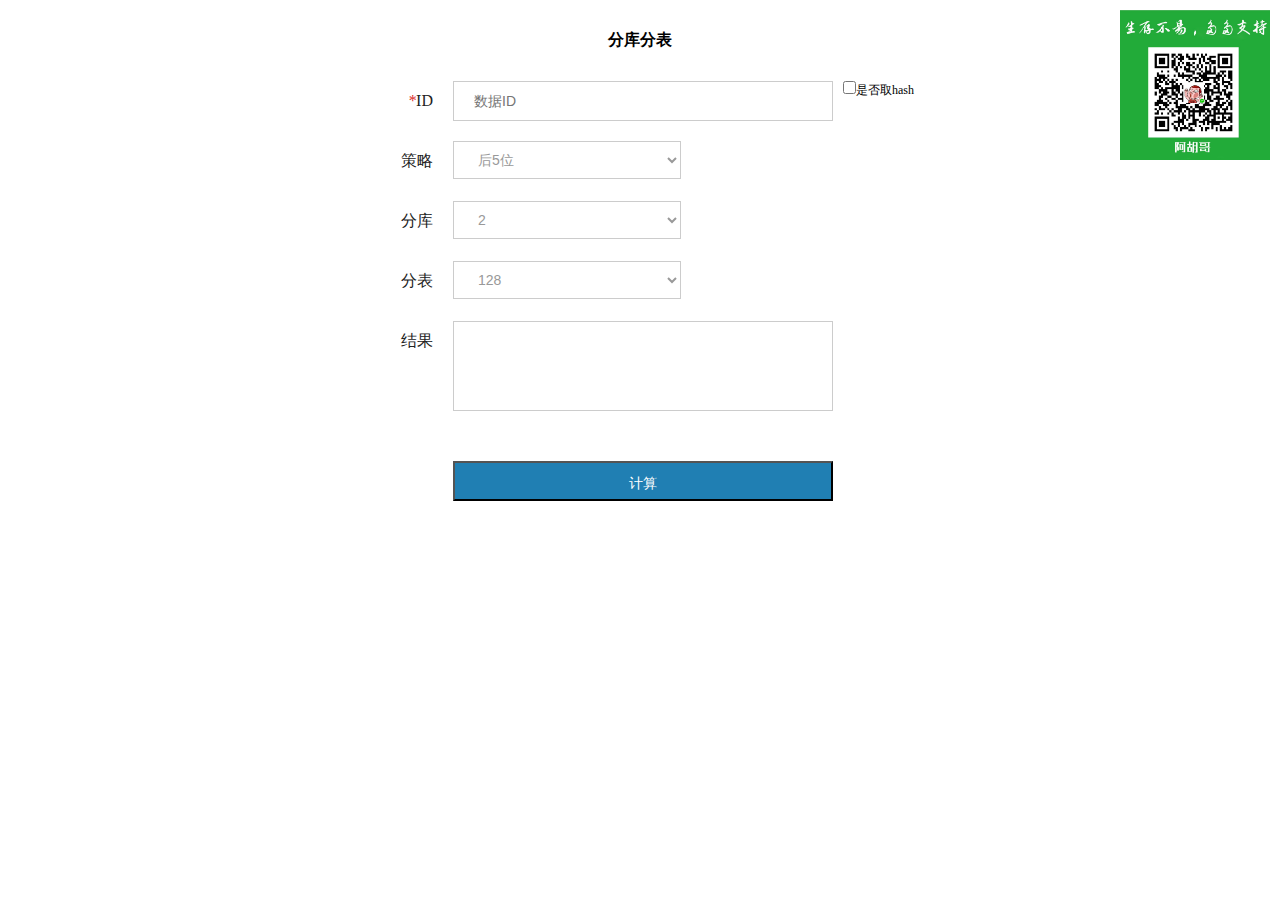
<file: tools/sharding.html>
<!doctype html>
<html>
<head>
<meta charset="utf-8">
<title>分库分表</title>
<link rel="shortcut icon" href="https://angier.cn/images/favicon.ico" type="image/x-icon">
<style type="text/css">
	*{ padding:0; margin:0;}
	html{height: 100%;}
	body{ font-size:12px; min-width:900px;  font-family:'微软雅黑';}
	a{ color:#222; text-decoration:none;}
	 
	.clearfix:after{ clear:both; display:block; content:'';}
	.clearfix{ zoom:1;}
	.wrap{ width:1000px; margin:0 auto; }
	input:focus,textarea:focus{box-shadow:0 0 3px 1px rgba(32, 127, 179, 0.4);outline: 0 none;}
	/******************************* 其他样式 *******************************/
	/*错误提示*/
	.err{ float:left; height:20px; line-height:20px; text-align:right; font-size:12px; width:100%; color:red; display:none; position:absolute; left:0px;}
	.err img{ margin-top:2px; margin-right:2px;}
	.err-top40{ top:40px;}
	.err-top20{ top:20px;}
	.err-top160{ top:160px;}
	.err-top90{ top:90px;} 

	/*登录*/
	.login-box-cen{ width:240px; border:1px solid #cccccc; margin:0px auto 0px; height:318px; border-radius:10px; padding:0 64px; background:#fff;}
	.login-box-cen-ti{ height:76px; line-height:76px; text-align:center; color:#222222; font-size:16px}
	.login-box-cen-form{ position:relative;}
	.login-box-cen-form-input{ float:left; padding-left:20px; border:1px solid #ccc; height:38px; line-height:38px; font-size:14px; color:#999999;}
	.login-box-cen-form-select{ float:left; padding-left:20px; border:1px solid #ccc; height:38px; line-height:38px; font-size:14px; color:#999999;background:#fff;}
	.login-box-cen-form-button{float:left; height:40px; line-height:40px; font-size:14px; color:#fff; text-align:center; background:#207fb3; cursor:pointer;}
	.login-box-cen-form-ot{ height:30px; line-height:30px; text-align:right; font-size:12px;}
	.login-box-cen-form-ot span{color:#999999;}
	.login-box-cen-form-ot a{ color:#207fb3;}

	.w218{ width:218px;}
	.w238{ width:238px;}
	.mar-bottom10{ margin-bottom:10px;}
	/*注册*/

	.register-box-con{ width:380px; padding: 0 310px; background:#fff; padding-bottom:180px;}
	.register-box-con-ti{ height:114px; line-height:114px; text-align:center; font-size:14px; color:#222222; letter-spacing:1px;}
	.login-box-cen-form-img{ float:left; height:40px; line-height:40px;overflow:hidden; background:#207fb3;}
	.login-box-cen-form-mes{ float:left;border:none; height:40px; line-height:40px; text-align:center;font-size:14px; color:#fff; background:#207fb3; cursor:pointer; border-radius:5px;}
	.register-box-cen-form{ position:relative;}
	.register-box-cen-form-xieyi{ height:16px; line-height:16px;}
	.register-box-cen-form-xieyi span{ display:inline-block; position:relative; height:16px; line-height:16px; width:17px; vertical-align:top; margin:0 36px 0 44px; cursor:pointer; background-image:url(../images/register_03.png); background-repeat:no-repeat; background-position:0px 0px;}
	.register-box-cen-form-xieyi span.ok{background-position:-17px 0px;}
	.register-box-cen-form-xieyi em{display:inline-block; height:16px; line-height:16px;vertical-align:top; font-size:14px;}
	.register-box-cen-form-xieyi a{ color:#207fb3;}

	.register-box-con2-box{}
	.register-box-con2-box-left{ height:40px; line-height:40px; text-align:right; float:left; width:293px; color:#222222; font-size:16px;}
	.register-box-con2-box-left strong{ font-weight: bold;}
	.register-box-con2-box-right{float:left; width:380px; margin-left:20px; position:relative;}
	.register-box-con2-box-right .register-box-con2-box-right-text{ font-size:16px; color:#207fb3; margin-left:20px; line-height:40px;}
	.login-box-cen-form-textarea{float:left; padding-left:20px; border:1px solid #ccc;line-height:38px; font-size:14px; color:#999999; resize:none;}
	.register-box-con2-box-upload{ position:relative; width:165px; height:98px; float:left;border:1px solid #ccc; margin-bottom:12px; float:left;}
	.register-box-con2-box-upload .register-box-con2-box-upload-ti{ position:absolute; left:0px; top:0px;width:165px; height:98px; text-align:center; line-height:98px; font-size:18px; color:#207fb3; z-index:9; overflow:hidden; text-align:center; display:table-cell; }
	.register-box-con2-box-upload .register-box-con2-box-upload-ti img{vertical-align:middle;}
	.register-box-con2-box-upload input{ position:absolute; left:0px; top:0px;width:165px;z-index:99; opacity:0;filter:alpha(opacity=0);}
	.register-box-con2-box-pw{ height:25px; line-height:25px; font-size:14px; color:#222222; float:left; width:380px;}


	.w358{ width:358px;}
	.w228{ width:228px;}
	.w120{ width:120px;}
	.w380{ width:380px;}
	.w278{ width:278px;}
	.h88{ height:88px;}
	.mar-top50{ margin-top:50px;}
	.mar-left10{ margin-left:10px;}
	.mar-bottom20{ margin-bottom:20px;}
	.bitian{ color:#dc2b2b;}

	#payCode{width:50px; height:50px;text-align:center;font-size:16px;color:red;position:absolute;right:110px; top:10px;cursor:pointer;}

</style>

<script>
	<!-- 百度统计 -->
	var _hmt = _hmt || [];
	(function() {
	  var hm = document.createElement("script");
	  hm.src = "https://hm.baidu.com/hm.js?c03806ede2152a8dba9823445769b537";
	  var s = document.getElementsByTagName("script")[0]; 
	  s.parentNode.insertBefore(hm, s);
	})();
</script>
</head>

<body>

<br /><br />
<h4 style="font-size:16px; text-align:center; font-weight:bold;">分库分表</h4>    
<br /><br />
<!--中心-->
<div class="content">
	<div class="register-box">
		<div class="wrap">
			<div class="register-box-con2">   

				<div class="register-box-con2-box clearfix mar-bottom20">
					<label class="register-box-con2-box-left"><em class="bitian">*</em>ID</label>
					<div class="register-box-con2-box-right">
						<input type="text" class="login-box-cen-form-input w358" placeholder="数据ID" id="data_id">
						<label class="err err-top40" id="data_id_text"  >请输入ID</label>
					</div>

					<div >
						<input type="checkBox" name="is_hash" id="is_hash" class="mar-left10" value="1"/>是否取hash
					</div>
				</div>

				<div class="register-box-con2-box clearfix mar-bottom20">
					<label class="register-box-con2-box-left"><em class="bitian"></em>策略</label>
					<div class="register-box-con2-box-right">
						<select class="login-box-cen-form-select w228" id="rule_type">
							<option value ="1">后5位</option>
							<option value ="2">后10前5位</option>
							<option value ="3">前5位</option>
							<option value ="4">后5位前2-后10前5位后3</option>
						</select>
						<label class="err err-top40" id="rule_type_text"></label>
					</div>
				</div>

				<div class="register-box-con2-box clearfix mar-bottom20">
					<label class="register-box-con2-box-left"><em class="bitian"></em>分库</label>
					<div class="register-box-con2-box-right">
						<select class="login-box-cen-form-select w228" id="db_num">
							<option value ="1">1</option>
							<option value ="2" selected="">2</option>
							<option value ="4">4</option>
						</select>
						<label class="err err-top40" id="db_num_text"></label>
					</div>
				</div>

				<div class="register-box-con2-box clearfix mar-bottom20">
					<label class="register-box-con2-box-left"><em class="bitian"></em>分表</label>
					<div class="register-box-con2-box-right">
						<select class="login-box-cen-form-select w228" id="table_num">
							<option value ="32">32</option>
							<option value ="64">64</option>
							<option value ="128" selected="">128</option>
							<option value ="256">256</option>
							<option value ="512">512</option>
						</select>
						<label class="err err-top90" id="table_num_text"></label>
					</div>
				</div>
				
				<div class="register-box-con2-box clearfix mar-bottom20">
					<label class="register-box-con2-box-left"><em class="bitian"></em>结果</label>
					<div class="register-box-con2-box-right">
						<textarea class="login-box-cen-form-textarea w358 h88" id="result" placeholder=""></textarea>
						<label class="err err-top90" id="result_text"></label>
					</div>
				</div>
				
				
				<div class="register-box-con2-box clearfix mar-bottom20 mar-top50">
					<label class="register-box-con2-box-left"></label>
					<div class="register-box-con2-box-right">
						<input type="submit" value="计算" class="login-box-cen-form-button w380" id="info_submit" />
					</div>
				</div>
				
			</div>
		</div>        	
	</div>	


	<div id="payCode">
  		<a title="点击关闭"><b></b></a>

  		<div class="content"><img src="imgs/payCode.jpg" style="width:150px; height:150px;"></div>
	</div>
</div>
<br /><br />




<script src="https://libs.baidu.com/jquery/2.1.4/jquery.min.js"></script>

<script type="text/javascript">
	$(function(){
		$("#info_submit").click(function(){
			var data_id = $("#data_id").val();
			data_id = $.trim(data_id);
			if(data_id==''){
				$("#data_id_text").text('请输入ID').show();
				return;
			}else{
				$("#data_id_text").hide();
			}

			var is_hash = $("#is_hash").is(':checked');
			if(!isNumber(data_id) || is_hash){
				data_id = hashCode(data_id) + '';
			}

			var rule_type = $("#rule_type").val();		
			var db_num = $("#db_num").val();	
			var table_num = $("#table_num").val();		

			$("#result").val("");
			if(rule_type==1){//后5
				var last = getLastNumber(data_id, 5);

				var db = getFirstNumber(last,2) % db_num;

				var table = getLastNumber(last,3) % table_num;

				$("#result").val("库："+ db +"\n表："+ table);
			}else if(rule_type==2){//后10前5
				var last = getFirstNumber(getLastNumber(data_id, 10), 5);

				var db = getFirstNumber(last,2) % db_num;

				var table = getLastNumber(last,3) % table_num;

				$("#result").val("库："+ db +"\n表："+ table);
			}else if(rule_type==3){//前5
				if (5 > data_id.length) {
		            $("#data_id_text").text('ID长度不够').show();
					return;
		        }
				var last = getFirstNumber(data_id, 5);

				var db = getFirstNumber(last,2) % db_num;

				var table = getLastNumber(last,3) % table_num;

				$("#result").val("库："+ db +"\n表："+ table);
			}else if(rule_type==4){//后5前2分库    后10前5后3分表
				var db = getFirstNumber(getLastNumber(data_id, 5), 2) % db_num;

				var table = getLastNumber(getFirstNumber(getLastNumber(data_id, 10), 5),3) % table_num;

				$("#result").val("库："+ db +"\n表："+ (table+128));
			}

		});
		
		
		$("#payCode").click(function(){
			$("#payCode").hide();
		});	

	});

	function getLastNumber( idStr,  length) {
        var size = Math.min(idStr.length, length);
        idStr = idStr.substring(idStr.length - size);
        return pad(idStr,length);
    }

    function getFirstNumber( idStr,  length) {
        if (length > idStr.length) {
            return '';
        } else {
            idStr = idStr.substring(0, length);
            return pad(idStr,length);
        }
    }

    function pad(num, length) {
	    var len = num.toString().length;
	    while(len < length) {
	        num = "0" + num;
	        len++;
	    }
	    return num;
	}


	function isNumber(val){
	    var regPos = /^\d+$/;
	    if(regPos.test(val)){
	        return true;
	    }else{
	        return false;
	    }
	}

	function isNull(str){  
        return str == null || str.value == "";  
    }  
      
    /** 
     * java String hashCode 的实现 
     * @param strKey 
     * @return intValue 
     */  
    function hashCode(strKey) {  
        var hash = 0;  
        if(!isNull(strKey))  
        {  
            for (var i = 0; i < strKey.length; i++)  
            {  
                hash = hash * 31 + strKey.charCodeAt(i);  
                hash = intValue(hash);  
            }  
        }  

        console.log(hash);
        return hash;  
    }  
  
    /** 
     * 将js页面的number类型转换为java的int类型 
     * @param num 
     * @return intValue 
     */  
    function intValue(num) {  
        var MAX_VALUE = 0x7fffffff;  
        var MIN_VALUE = -0x80000000;  
        if(num > MAX_VALUE || num < MIN_VALUE)  
        {  
            return num &= 0xFFFFFFFF;  
        }  
        return num;  
    }  
</script>

<div style="text-align:center;margin:150px 0; font:normal 14px/24px 'MicroSoft YaHei';">
<p style="display: none;">本页面由 阿胡哥 提供技术支持</p>

</div>
</body>
</html>
</file>
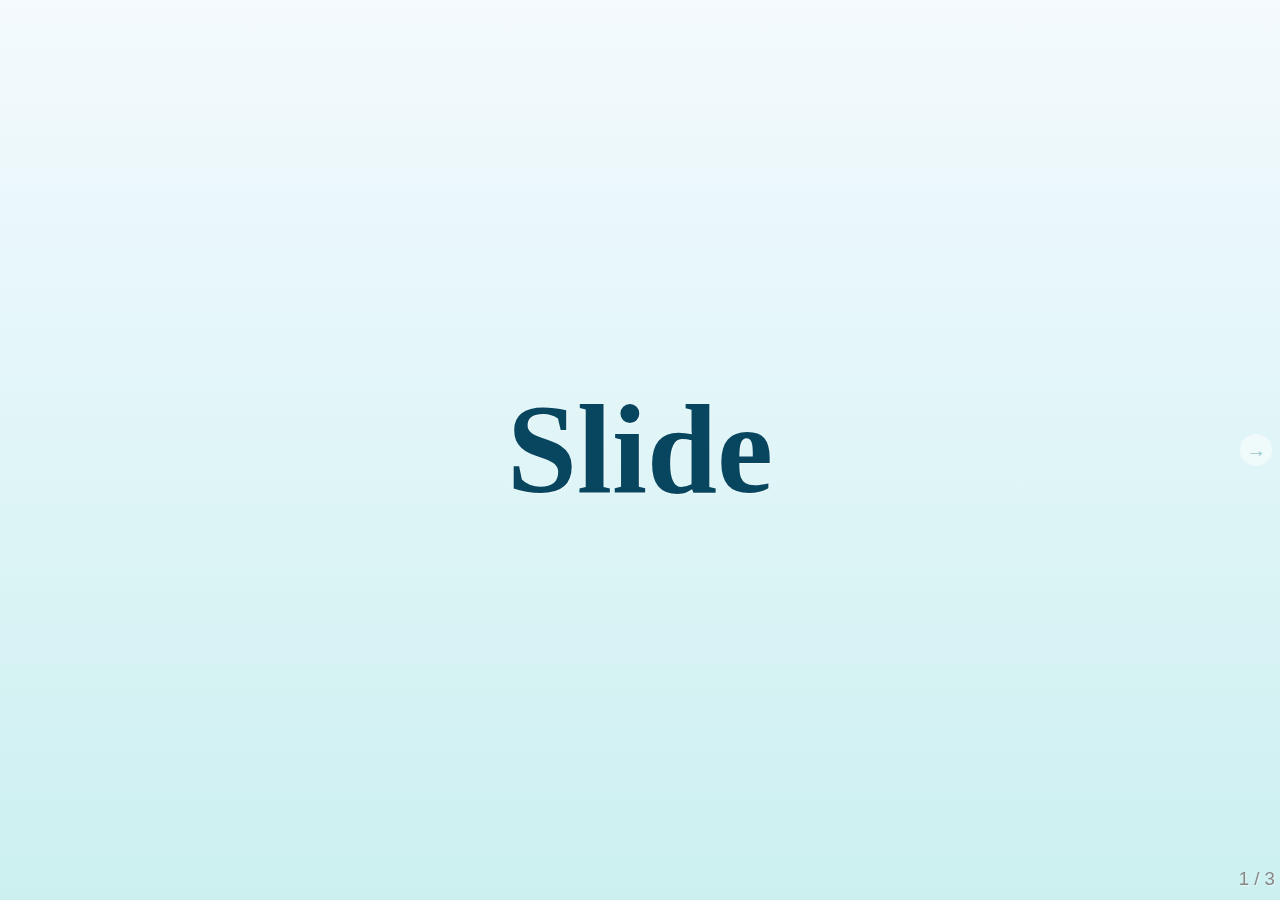
<file: ppt/deck.js/boilerplate.html>
<!DOCTYPE html>
<html>
<head>
  <meta charset="utf-8">
  <meta http-equiv="X-UA-Compatible" content="IE=edge,chrome=1">
  <meta name="viewport" content="width=1024, user-scalable=no">

  <title>Your deck.js Presentation</title>

  <!-- Required stylesheet -->
  <link rel="stylesheet" media="screen" href="core/deck.core.css">

  <!-- Extension CSS files go here. Remove or add as needed. -->
  <link rel="stylesheet" media="screen" href="extensions/goto/deck.goto.css">
  <link rel="stylesheet" media="screen" href="extensions/menu/deck.menu.css">
  <link rel="stylesheet" media="screen" href="extensions/navigation/deck.navigation.css">
  <link rel="stylesheet" media="screen" href="extensions/status/deck.status.css">
  <link rel="stylesheet" media="screen" href="extensions/scale/deck.scale.css">

  <!-- Style theme. More available in /themes/style/ or create your own. -->
  <link rel="stylesheet" media="screen" href="themes/style/web-2.0.css">

  <!-- Transition theme. More available in /themes/transition/ or create your own. -->
  <link rel="stylesheet" media="screen" href="themes/transition/horizontal-slide.css">

  <!-- Basic black and white print styles -->
  <link rel="stylesheet" media="print" href="core/print.css">

  <!-- Required Modernizr file -->
  <script src="modernizr.custom.js"></script>
</head>
<body>
  <div class="deck-container">

    <!-- Begin slides. Just make elements with a class of slide. -->

    <section class="slide">
      <h1>Slide</h1>
    </section>

    <section class="slide">
      <h1>Content</h1>
    </section>

    <section class="slide">
      <h1>Here</h1>
    </section>

    <!-- End slides. -->

    <!-- Begin extension snippets. Add or remove as needed. -->

    <!-- deck.navigation snippet -->
    <div aria-role="navigation">
      <a href="#" class="deck-prev-link" title="Previous">&#8592;</a>
      <a href="#" class="deck-next-link" title="Next">&#8594;</a>
    </div>

    <!-- deck.status snippet -->
    <p class="deck-status" aria-role="status">
      <span class="deck-status-current"></span>
      /
      <span class="deck-status-total"></span>
    </p>

    <!-- deck.goto snippet -->
    <form action="." method="get" class="goto-form">
      <label for="goto-slide">Go to slide:</label>
      <input type="text" name="slidenum" id="goto-slide" list="goto-datalist">
      <datalist id="goto-datalist"></datalist>
      <input type="submit" value="Go">
    </form>

    <!-- End extension snippets. -->
  </div>

<!-- Required JS files. -->
<script src="jquery.min.js"></script>
<script src="core/deck.core.js"></script>

<!-- Extension JS files. Add or remove as needed. -->
<script src="extensions/menu/deck.menu.js"></script>
<script src="extensions/goto/deck.goto.js"></script>
<script src="extensions/status/deck.status.js"></script>
<script src="extensions/navigation/deck.navigation.js"></script>
<script src="extensions/scale/deck.scale.js"></script>

<!-- Initialize the deck. You can put this in an external file if desired. -->
<script>
  $(function() {
    $.deck('.slide');
  });
</script>
</body>
</html>
</file>
<file: stylesheets/pygment_trac.css>
.highlight  { background: #ffffff; }
.highlight .c { color: #999988; font-style: italic } /* Comment */
.highlight .err { color: #a61717; background-color: #e3d2d2 } /* Error */
.highlight .k { font-weight: bold } /* Keyword */
.highlight .o { font-weight: bold } /* Operator */
.highlight .cm { color: #999988; font-style: italic } /* Comment.Multiline */
.highlight .cp { color: #999999; font-weight: bold } /* Comment.Preproc */
.highlight .c1 { color: #999988; font-style: italic } /* Comment.Single */
.highlight .cs { color: #999999; font-weight: bold; font-style: italic } /* Comment.Special */
.highlight .gd { color: #000000; background-color: #ffdddd } /* Generic.Deleted */
.highlight .gd .x { color: #000000; background-color: #ffaaaa } /* Generic.Deleted.Specific */
.highlight .ge { font-style: italic } /* Generic.Emph */
.highlight .gr { color: #aa0000 } /* Generic.Error */
.highlight .gh { color: #999999 } /* Generic.Heading */
.highlight .gi { color: #000000; background-color: #ddffdd } /* Generic.Inserted */
.highlight .gi .x { color: #000000; background-color: #aaffaa } /* Generic.Inserted.Specific */
.highlight .go { color: #888888 } /* Generic.Output */
.highlight .gp { color: #555555 } /* Generic.Prompt */
.highlight .gs { font-weight: bold } /* Generic.Strong */
.highlight .gu { color: #800080; font-weight: bold; } /* Generic.Subheading */
.highlight .gt { color: #aa0000 } /* Generic.Traceback */
.highlight .kc { font-weight: bold } /* Keyword.Constant */
.highlight .kd { font-weight: bold } /* Keyword.Declaration */
.highlight .kn { font-weight: bold } /* Keyword.Namespace */
.highlight .kp { font-weight: bold } /* Keyword.Pseudo */
.highlight .kr { font-weight: bold } /* Keyword.Reserved */
.highlight .kt { color: #445588; font-weight: bold } /* Keyword.Type */
.highlight .m { color: #009999 } /* Literal.Number */
.highlight .s { color: #d14 } /* Literal.String */
.highlight .na { color: #008080 } /* Name.Attribute */
.highlight .nb { color: #0086B3 } /* Name.Builtin */
.highlight .nc { color: #445588; font-weight: bold } /* Name.Class */
.highlight .no { color: #008080 } /* Name.Constant */
.highlight .ni { color: #800080 } /* Name.Entity */
.highlight .ne { color: #990000; font-weight: bold } /* Name.Exception */
.highlight .nf { color: #990000; font-weight: bold } /* Name.Function */
.highlight .nn { color: #555555 } /* Name.Namespace */
.highlight .nt { color: #000080 } /* Name.Tag */
.highlight .nv { color: #008080 } /* Name.Variable */
.highlight .ow { font-weight: bold } /* Operator.Word */
.highlight .w { color: #bbbbbb } /* Text.Whitespace */
.highlight .mf { color: #009999 } /* Literal.Number.Float */
.highlight .mh { color: #009999 } /* Literal.Number.Hex */
.highlight .mi { color: #009999 } /* Literal.Number.Integer */
.highlight .mo { color: #009999 } /* Literal.Number.Oct */
.highlight .sb { color: #d14 } /* Literal.String.Backtick */
.highlight .sc { color: #d14 } /* Literal.String.Char */
.highlight .sd { color: #d14 } /* Literal.String.Doc */
.highlight .s2 { color: #d14 } /* Literal.String.Double */
.highlight .se { color: #d14 } /* Literal.String.Escape */
.highlight .sh { color: #d14 } /* Literal.String.Heredoc */
.highlight .si { color: #d14 } /* Literal.String.Interpol */
.highlight .sx { color: #d14 } /* Literal.String.Other */
.highlight .sr { color: #009926 } /* Literal.String.Regex */
.highlight .s1 { color: #d14 } /* Literal.String.Single */
.highlight .ss { color: #990073 } /* Literal.String.Symbol */
.highlight .bp { color: #999999 } /* Name.Builtin.Pseudo */
.highlight .vc { color: #008080 } /* Name.Variable.Class */
.highlight .vg { color: #008080 } /* Name.Variable.Global */
.highlight .vi { color: #008080 } /* Name.Variable.Instance */
.highlight .il { color: #009999 } /* Literal.Number.Integer.Long */

.type-csharp .highlight .k { color: #0000FF }
.type-csharp .highlight .kt { color: #0000FF }
.type-csharp .highlight .nf { color: #000000; font-weight: normal }
.type-csharp .highlight .nc { color: #2B91AF }
.type-csharp .highlight .nn { color: #000000 }
.type-csharp .highlight .s { color: #A31515 }
.type-csharp .highlight .sc { color: #A31515 }
</file>
<file: stylesheets/print.css>
html, body, div, span, applet, object, iframe,
h1, h2, h3, h4, h5, h6, p, blockquote, pre,
a, abbr, acronym, address, big, cite, code,
del, dfn, em, img, ins, kbd, q, s, samp,
small, strike, strong, sub, sup, tt, var,
b, u, i, center,
dl, dt, dd, ol, ul, li,
fieldset, form, label, legend,
table, caption, tbody, tfoot, thead, tr, th, td,
article, aside, canvas, details, embed, 
figure, figcaption, footer, header, hgroup, 
menu, nav, output, ruby, section, summary,
time, mark, audio, video {
  margin: 0;
  padding: 0;
  border: 0;
  font-size: 100%;
  font: inherit;
  vertical-align: baseline;
}
/* HTML5 display-role reset for older browsers */
article, aside, details, figcaption, figure, 
footer, header, hgroup, menu, nav, section {
  display: block;
}
body {
  line-height: 1;
}
ol, ul {
  list-style: none;
}
blockquote, q {
  quotes: none;
}
blockquote:before, blockquote:after,
q:before, q:after {
  content: '';
  content: none;
}
table {
  border-collapse: collapse;
  border-spacing: 0;
}
body {
  font-size: 13px;
  line-height: 1.5; 
  font-family: 'Helvetica Neue', Helvetica, Arial, serif;
  color: #000;
}

a {
  color: #d5000d;
  font-weight: bold;
}

header {
  padding-top: 35px;
  padding-bottom: 10px;
}

header h1 {
  font-weight: bold;
  letter-spacing: -1px;
  font-size: 48px;
  color: #303030;
  line-height: 1.2;
}

header h2 {
  letter-spacing: -1px;
  font-size: 24px;
  color: #aaa;
  font-weight: normal;
  line-height: 1.3;
}
#downloads {
  display: none;
}
#main_content {
  padding-top: 20px;
}

code, pre {
  font-family: Monaco, "Bitstream Vera Sans Mono", "Lucida Console", Terminal;
  color: #222;
  margin-bottom: 30px;
  font-size: 12px;
}

code {
  padding: 0 3px;
}

pre {
  border: solid 1px #ddd;
  padding: 20px;
  overflow: auto;
}
pre code {
  padding: 0;
}

ul, ol, dl {
  margin-bottom: 20px;
}


/* COMMON STYLES */

table {
  width: 100%;
  border: 1px solid #ebebeb;
}

th {
  font-weight: 500;
}

td {
  border: 1px solid #ebebeb;
  text-align: center; 
  font-weight: 300;
}

form {
  background: #f2f2f2;
  padding: 20px;
  
}


/* GENERAL ELEMENT TYPE STYLES */

h1 {
  font-size: 2.8em;
} 

h2 {
  font-size: 22px;
  font-weight: bold;
  color: #303030;
  margin-bottom: 8px;
} 

h3 {
  color: #d5000d;
  font-size: 18px;
  font-weight: bold;
  margin-bottom: 8px;
} 
 
h4 {
  font-size: 16px;
  color: #303030;
  font-weight: bold;
} 

h5 {
  font-size: 1em;
  color: #303030;
} 

h6 {
  font-size: .8em;
  color: #303030;
} 

p {
  font-weight: 300;
  margin-bottom: 20px;
}
 
a {
  text-decoration: none;
}

p a {
  font-weight: 400;
}

blockquote {
  font-size: 1.6em;
  border-left: 10px solid #e9e9e9;
  margin-bottom: 20px;
  padding: 0 0 0 30px;
}

ul li {
  list-style: disc inside;
  padding-left: 20px;
}

ol li {
  list-style: decimal inside;
  padding-left: 3px;
}

dl dd {
  font-style: italic;
  font-weight: 100;
}

footer {
  margin-top: 40px;
  padding-top: 20px;
  padding-bottom: 30px;
  font-size: 13px;
  color: #aaa;
}

footer a {
  color: #666;
}

/* MISC */
.clearfix:after {
  clear: both;
  content: '.';
  display: block;
  visibility: hidden;
  height: 0;
}

.clearfix {display: inline-block;}
* html .clearfix {height: 1%;}
.clearfix {display: block;}
</file>
<file: webnav/css/style.css>
body,div,dl,dt,dd,ul,ol,li,h1,h2,h3,h4,h5,h6,pre,form,fieldset,input,textarea,p,blockquote,th,td{margin:0;padding:0}
*,body{font-family:'Hiragino Sans GB',Helvetica,Arial,sans-serif}
body{color:#333;background:#FFF;font-size:12px;line-height:1.5}
th,td{text-align:left;vertical-align:top}
h1,h2,h3,h4,h5,h6{font-size:1em;font-weight:normal}
font{font-size:12px}
a,a.visited{color:#069;text-decoration:none}
a:hover{text-decoration:underline}
*html a:hover span{text-decoration:underline}
a.current:hover{text-decoration:none;cursor:default}
img{border:0}
li{list-style:none}
input,label,select,option,textarea,button,fieldset,legend{font-size:1em;font-family:'Hiragino Sans GB',Helvetica,Arial,sans-serif}
textarea{overflow:auto\9}
q:before,q:after{content:''}
.pack{overflow:hidden;_zoom:1}
.hide{display:none}
.element-invisible{position:absolute!important;height:1px;width:1px;overflow:hidden;clip:rect(1px,1px,1px,1px);*clip:rect(1px 1px 1px 1px)}
.fix:after{content:".";display:block;height:0;clear:both;visibility:hidden}
*html .fix{zoom:1}
.fix{display:block;min-height:1%}
.container{min-width:1000px;overflow:hidden}
.top-wp{height:180px}
.top{margin:0 auto;width:1000px;height:100%}
.wrap{margin:-100px auto 30px;width:1000px}
.bottom{clear:both;margin:0 auto;margin-top:50px;width:1000px}
.top-wp{background:#f6f6f6 url(../imgs/furley_bg.png);border-bottom:1px solid #e9e9e9}
.top-doors-wp{position:relative;z-index:2;float:right;width:220px;height:120px}
.top{*z-index:10}

.top{position:relative}
.top-link{background:url(../imgs/logo.png) no-repeat;position:absolute;width:58px;height:50px;left:471px;text-indent:-9999px;overflow:hidden}

.head-p{margin:0 auto;font: 500 24px/40px 'Hiragino Sans GB','SimHei',Helvetica,Arial,sans-serif;}
.orange{color: #f60 !important;}
.hot-a{color: #f60 !important;}
.hot-i{color: red !important;background:url(../imgs/hot.jpg) no-repeat -10px -27px;height: 16px;width: 19px; display: inline-block;cursor: pointer;}

#full-top{position:fixed; right:5px; bottom:80px; z-index:100; text-align:center; cursor:pointer;}
#full-btm{position:fixed; right:5px; bottom:50px; z-index:100; text-align:center; cursor:pointer;}



.wrap a{color:#666}
.wrap a:hover{color:#ea4157}
.board{position:relative;padding:0;height:193px;border:1px solid #e9e9e9;background-color:#f5f5f5}
.board-recommend{padding:20px 0;width:638px}
.board-recommend li{float:left;padding:0 0 0 20px;width:139px;height:30px;line-height:30px;overflow:hidden}
.board-recommend li img{margin-right:10px;vertical-align:middle;border-radius:3px}
.board-search-b{position:absolute;z-index:1;bottom:-1px;_bottom:-2px;right:-1px;padding-left:10px;background:url(../imgs/icons.png) no-repeat 4px -470px}
.board-search{padding:5px 20px;width:320px;height:170px;background-color:#FFF;border-top:1px solid #e9e9e9;border-left:1px solid #e9e9e9}
.board-search form{padding:15.5px 0;height:25px;line-height:25px;border-bottom:1px dotted #efefef}
.board-search .board-search-last{border-bottom:0}
.board-search form label{float:left;_display:inline;margin-right:10px;width:112px;height:25px;text-indent:-9999px}
.board-search form .board-search-google{background:url(../imgs/icons.png) no-repeat 0 -228px #FFF;cursor:pointer;}
.board-search form .board-search-baidu{margin-top:-6px;height:33px;background:url(../imgs/icons.png) no-repeat 0 -188px #FFF;cursor:pointer;}
.board-search form .board-search-bing{background:url(../imgs/icons.png) no-repeat 0 -266px #FFF;cursor:pointer;}
.board-search-txt{float:left;padding:4px 0 4px 5px;width:156px;height:17px;line-height:17px;outline:0;background:url(../imgs/icons.png) no-repeat 0 -891px;border:0}
.board-search-txt:focus{background-position:0 -865px}
.board-search-bt{float:left;margin-left:-5px;width:23px;height:25px;text-indent:-9999px;cursor:pointer;background:url(../imgs/icons.png) no-repeat -163px -891px;border:0}
.board-search-bt:hover{background-position:-163px -865px}

.sethome{margin-top:15px;text-align:center}
.sethome .awesome,.awesome:visited{border-radius:5px;background:#222 url(../imgs/alert-overlay.png) repeat-x;display:inline-block;padding:6px 20px 6px;color:#fff;text-decoration:none;-moz-border-radius:5px;-webkit-border-radius:5px;-moz-box-shadow:0 1px 3px rgba(0,0,0,0.5);-webkit-box-shadow:0 1px 3px rgba(0,0,0,0.5);text-shadow:0 -1px 1px rgba(0,0,0,0.25);border-bottom:1px solid rgba(0,0,0,0.25);position:relative;cursor:pointer}
.sethome .awesome:hover{background-color:#111;color:#fff;border-radius:5px}
.sethome .awesome:active{top:1px}
.sethome .awesome,.awesome:visited,.medium.awesome,.medium.awesome:visited{font-size:16px;font-weight:bold;line-height:16px;text-shadow:0 -1px 1px rgba(0,0,0,0.25)}

.sethome .green,.green:visited{border-radius:5px;background:#9dbf51 url(../imgs/alert-overlay.png) repeat-x;display:inline-block;padding:6px 20px 6px;color:#fff;text-decoration:none;-moz-border-radius:5px;-webkit-border-radius:5px;-moz-box-shadow:0 1px 3px rgba(0,0,0,0.5);-webkit-box-shadow:0 1px 3px rgba(0,0,0,0.5);text-shadow:0 -1px 1px rgba(0,0,0,0.25);border-bottom:1px solid rgba(0,0,0,0.25);position:relative;cursor:pointer}
.sethome .green:hover{background-color:#85a53e;color:#fff;border-radius:5px}
.sethome .green:active{top:1px}
.sethome .green,.green:visited,.medium.green,.medium.green:visited{font-size:16px;font-weight:bold;line-height:16px;text-shadow:0 -1px 1px rgba(0,0,0,0.25)}

.fl{float:left}
.fr{float:right}

.line-title{margin-top:20px;border-bottom:1px solid #d7d7d7}

.title-b{margin-top:20px;border-bottom:3px solid #f3f3f3}
.title{overflow:hidden;_zoom:1;margin-top:20px;width:100%;height:40px;line-height:40px;border-bottom:1px solid #d7d7d7}
.title h2{float:left;font:500 24px/40px 'Hiragino Sans GB','SimHei',Helvetica,Arial,sans-serif;color:#ea4157}
.title .title-trigger{float:right;_display:inline;margin-right:10px;width:32px;height:40px;text-indent:-9999px;background:url(../imgs/icons.png) no-repeat -126px 0}
.title .title-trigger:hover{background-position:-167px 0}
.title .title-trigger.open{background-position:-126px -40px}
.title .title-trigger.open:hover{background-position:-167px -40px}
.categorys-hd{width:100%;overflow:hidden}
.categorys{overflow:hidden;_zoom:1;width:1020px}
.category{float:left;_display:inline;margin-right:20px;padding:10px 0 6px 10px;width:480px;height:60px;overflow:hidden;color:#666}
.category-highlight{background-color:#f7f7f7}
.category h3{float:left;margin-top:2px;_margin-top:6px;padding-left:23px;width:89px;line-height:22px;font-weight:bold}
.category h3 b{display:inline-block;margin:-3px 8px 0 -22px;*margin-top:0;width:14px;height:14px;vertical-align:middle;background:url(../imgs/icons.png) no-repeat}
.category ul{height:52px;overflow:hidden;_zoom:1}
.category ul li{float:left;width:92px;height:26px;line-height:26px;overflow:hidden;text-overflow:ellipsis;-o-text-overflow:ellipsis;white-space:nowrap}
.bottom{position:relative;z-index:2;line-height:35px;text-align:center;color:#CCC;background-color:#FFF;border-top:#CCC 1px solid}
/*.logos{width:150px;height:170px;margin:0 auto;text-align:center;overflow:hidden;position:relative}
.logos a{position:absolute;z-index:1;left:0;bottom:-60px;*bottom:-80px;width:146px;height:42px;line-height:10em;text-indent:-9999px;background:url(skin/../imgs/3-logo.png~v2.4) no-repeat center}
.logos .logos-hao123{width:150px;height:30px;background:url(../img1.guokr.com/gkimage/v1/f7/g2/v1f7g2.pngg") no-repeat center}*/
.category .category-1-1{background-position:0 -380px}
.category .category-1-2{background-position:0 -395px}
.category .category-1-3{background-position:0 -410px}
.category .category-1-4{background-position:0 -425px}
.category .category-1-5{background-position:0 -440px}
.category .category-1-6{background-position:0 -455px}
.category .category-1-7{background-position:-15px -380px}
.category .category-1-8{background-position:-15px -395px}
.category .category-1-9{background-position:-15px -410px}
.category .category-1-10{background-position:-15px -425px}
.category .category-1-11{background-position:-15px -440px}
.category .category-1-12{background-position:-15px -455px}
.category .category-2-1{background-position:-30px -380px}
.category .category-2-2{background-position:-30px -395px}
.category .category-2-3{background-position:-30px -425px}
.category .category-2-4{background-position:-30px -410px}
.category .category-2-5{background-position:-30px -455px}
.category .category-2-6{background-position:-30px -440px}
.category .category-2-7{background-position:-45px -380px}
.category .category-2-8{background-position:-45px -410px}
.category .category-2-9{background-position:-45px -395px}
.category .category-2-10{background-position:-45px -425px}
.category .category-2-11{background-position:-45px -440px}
.category .category-2-12{background-position:-45px -455px}
.category .category-3-1{background-position:-60px -380px}
.category .category-3-2{background-position:-75px -380px}
.category .category-3-3{background-position:-60px -395px}
.category .category-3-4{background-position:-75px -395px}
.category .category-3-5{background-position:-60px -410px}
.category .category-3-6{background-position:-75px -410px}
.category .category-3-7{background-position:-60px -425px}
.category .category-3-8{background-position:-75px -425px}
.category .category-3-9{background-position:-60px -440px}
.category .category-3-10{background-position:-75px -440px}
.category .category-3-11{background-position:-60px -455px}
.category .category-3-12{background-position:-75px -455px}
.category .category-3-13{background-position:-90px -455px}
.category .category-3-14{background-position:-105px -455px}
.category .category-4-1{background-position:-90px -380px}
.category .category-4-2{background-position:-105px -380px}
.category .category-4-3{background-position:-90px -395px}
.category .category-4-4{background-position:-105px -395px}
.category .category-4-5{background-position:-90px -410px}
.category .category-4-6{background-position:-105px -410px}
.category .category-4-7{background-position:-90px -425px}
.category .category-4-8{background-position:-105px -425px}
.category .category-4-9{background-position:-90px -440px}
.category .category-4-10{background-position:-105px -440px}
.category .category-5-1{background-position:-120px -380px}
.category .category-5-2{background-position:-135px -380px}
.category .category-5-3{background-position:-120px -395px}
.category .category-5-4{background-position:-135px -395px}
.category .category-5-5{background-position:-120px -410px}
.category .category-5-6{background-position:-135px -410px}
.category .category-5-7{background-position:-120px -425px}
.category .category-5-8{background-position:-135px -425px}
.category .category-5-9{background-position:-120px -440px}
.category .category-5-10{background-position:-135px -440px}
.category .category-5-11{background-position:-120px -455px}
.category .category-5-12{background-position:-135px -455px}
.category .category-5-13{background-position:-150px -455px}
.category .category-5-14{background-position:-165px -455px}
.category .category-5-15{background-position:-180px -455px}
.category .category-5-16{background-position:-195px -455px}
.category .category-5-17{background-position:-180px -365px}
.category .category-5-18{background-position:-195px -365px}
.category .category-6-1{background-position:-150px -380px}
.category .category-6-2{background-position:-165px -380px}
.category .category-6-3{background-position:-150px -395px}
.category .category-6-4{background-position:-165px -395px}
.category .category-6-5{background-position:-150px -410px}
.category .category-6-6{background-position:-165px -410px}
.category .category-6-7{background-position:-150px -425px}
.category .category-6-8{background-position:-165px -425px}
.category .category-6-9{background-position:-150px -440px}
.category .category-6-10{background-position:-165px -440px}
.category .category-7-1{background-position:-180px -380px}
.category .category-7-2{background-position:-195px -380px}
.category .category-7-3{background-position:-180px -395px}
.category .category-7-4{background-position:-195px -395px}
.category .category-7-5{background-position:-180px -410px}
.category .category-7-6{background-position:-195px -410px}
.category .category-7-7{background-position:-180px -425px}
.category .category-7-8{background-position:-195px -425px}
.category .category-7-9{background-position:-180px -440px}
.category .category-7-10{background-position:-195px -440px}
</file>
<file: ppt/deck.js/test/lib/jasmine.css>
body {
  font-family: "Helvetica Neue Light", "Lucida Grande", "Calibri", "Arial", sans-serif;
}


.jasmine_reporter a:visited, .jasmine_reporter a {
  color: #303; 
}

.jasmine_reporter a:hover, .jasmine_reporter a:active {
  color: blue; 
}

.run_spec {
  float:right;
  padding-right: 5px;
  font-size: .8em;
  text-decoration: none;
}

.jasmine_reporter {
  margin: 0 5px;
}

.banner {
  color: #303;
  background-color: #fef;
  padding: 5px;
}

.logo {
  float: left;
  font-size: 1.1em;
  padding-left: 5px;
}

.logo .version {
  font-size: .6em;
  padding-left: 1em;
}

.runner.running {
  background-color: yellow;
}


.options {
  text-align: right;
  font-size: .8em;
}




.suite {
  border: 1px outset gray;
  margin: 5px 0;
  padding-left: 1em;
}

.suite .suite {
  margin: 5px; 
}

.suite.passed {
  background-color: #dfd;
}

.suite.failed {
  background-color: #fdd;
}

.spec {
  margin: 5px;
  padding-left: 1em;
  clear: both;
}

.spec.failed, .spec.passed, .spec.skipped {
  padding-bottom: 5px;
  border: 1px solid gray;
}

.spec.failed {
  background-color: #fbb;
  border-color: red;
}

.spec.passed {
  background-color: #bfb;
  border-color: green;
}

.spec.skipped {
  background-color: #bbb;
}

.messages {
  border-left: 1px dashed gray;
  padding-left: 1em;
  padding-right: 1em;
}

.passed {
  background-color: #cfc;
  display: none;
}

.failed {
  background-color: #fbb;
}

.skipped {
  color: #777;
  background-color: #eee;
  display: none;
}


/*.resultMessage {*/
  /*white-space: pre;*/
/*}*/

.resultMessage span.result {
  display: block;
  line-height: 2em;
  color: black;
}

.resultMessage .mismatch {
  color: black;
}

.stackTrace {
  white-space: pre;
  font-size: .8em;
  margin-left: 10px;
  max-height: 5em;
  overflow: auto;
  border: 1px inset red;
  padding: 1em;
  background: #eef;
}

.finished-at {
  padding-left: 1em;
  font-size: .6em;
}

.show-passed .passed,
.show-skipped .skipped {
  display: block;
}


#jasmine_content {
  position:fixed;
  right: 100%;
}

.runner {
  border: 1px solid gray;
  display: block;
  margin: 5px 0;
  padding: 2px 0 2px 10px;
}
</file>
<file: ppt/deck.js/core/deck.core.css>
html, body {
  height: 100%;
  padding: 0;
  margin: 0;
}

.deck-container {
  position: relative;
  min-height: 100%;
  margin: 0 auto;
  overflow: hidden;
  overflow-y: auto;
}
.js .deck-container {
  visibility: hidden;
}
.ready .deck-container {
  visibility: visible;
}
.touch .deck-container {
  -webkit-text-size-adjust: none;
  -moz-text-size-adjust: none;
}

.deck-loading {
  display: none;
}

.slide {
  width: auto;
  min-height: 100%;
  position: relative;
}

.deck-before, .deck-previous, .deck-next, .deck-after {
  position: absolute;
  left: -999em;
  top: -999em;
}

.deck-current {
  z-index: 2;
}

.slide .slide {
  visibility: hidden;
  position: static;
  min-height: 0;
}

.deck-child-current {
  position: static;
  z-index: 2;
}
.deck-child-current .slide {
  visibility: hidden;
}
.deck-child-current .deck-previous, .deck-child-current .deck-before, .deck-child-current .deck-current {
  visibility: visible;
}
</file>
<file: ppt/deck.js/extensions/goto/deck.goto.css>
.goto-form {
  position: absolute;
  z-index: 3;
  bottom: 10px;
  left: 50%;
  height: 1.75em;
  margin: 0 0 0 -9.125em;
  line-height: 1.75em;
  padding: 0.625em;
  display: none;
  background: #ccc;
  overflow: hidden;
  border-radius: 10px;
}
.goto-form label {
  font-weight: bold;
}
.goto-form label, .goto-form input {
  display: inline-block;
  font-family: inherit;
}
.deck-goto .goto-form {
  display: block;
}

#goto-slide {
  width: 8.375em;
  margin: 0 0.625em;
  height: 1.4375em;
}

@media print {
  .goto-form, #goto-slide {
    display: none;
  }
}
</file>
<file: ppt/deck.js/extensions/menu/deck.menu.css>
.deck-menu {
  overflow: auto;
}
.deck-menu .slide {
  background: #eee;
  position: relative;
  left: 0;
  top: 0;
  visibility: visible;
  cursor: pointer;
}
.no-csstransforms .deck-menu > .slide {
  float: left;
  width: 22%;
  height: 22%;
  min-height: 0;
  margin: 1%;
  font-size: 0.22em;
  overflow: hidden;
  padding: 0 0.5%;
}
.csstransforms .deck-menu > .slide {
  -webkit-transform: scale(0.22) !important;
  -ms-transform: scale(0.22) !important;
  transform: scale(0.22) !important;
  -webkit-transform-origin: 0 0;
  -ms-transform-origin: 0 0;
  transform-origin: 0 0;
  -moz-box-sizing: border-box;
  box-sizing: border-box;
  width: 100%;
  height: 100%;
  overflow: hidden;
  padding: 0 48px;
  margin: 12px;
}
.deck-menu iframe, .deck-menu img, .deck-menu video {
  max-width: 100%;
}
.deck-menu .deck-current, .no-touch .deck-menu .slide:hover {
  background: #ddf;
}
.deck-menu.deck-container:hover .deck-prev-link, .deck-menu.deck-container:hover .deck-next-link {
  display: none;
}
</file>
<file: ppt/deck.js/extensions/navigation/deck.navigation.css>
.deck-prev-link, .deck-next-link {
  display: none;
  position: absolute;
  z-index: 3;
  top: 50%;
  width: 32px;
  height: 32px;
  margin-top: -16px;
  font-size: 20px;
  font-weight: bold;
  line-height: 32px;
  vertical-align: middle;
  text-align: center;
  text-decoration: none;
  color: #fff;
  background: #888;
  border-radius: 16px;
}
.deck-prev-link:hover, .deck-prev-link:focus, .deck-prev-link:active, .deck-prev-link:visited, .deck-next-link:hover, .deck-next-link:focus, .deck-next-link:active, .deck-next-link:visited {
  color: #fff;
}

.deck-prev-link {
  left: 8px;
}

.deck-next-link {
  right: 8px;
}

.deck-container:hover .deck-prev-link, .deck-container:hover .deck-next-link {
  display: block;
}
.deck-container:hover .deck-prev-link.deck-nav-disabled, .touch .deck-container:hover .deck-prev-link, .deck-container:hover .deck-next-link.deck-nav-disabled, .touch .deck-container:hover .deck-next-link {
  display: none;
}

@media print {
  .deck-prev-link, .deck-next-link {
    display: none !important;
  }
}
</file>
<file: ppt/deck.js/extensions/status/deck.status.css>
.deck-status {
  position: absolute;
  bottom: 10px;
  right: 5px;
  color: #888;
  z-index: 3;
  margin: 0;
}

body > .deck-container .deck-status {
  position: fixed;
}

@media print {
  .deck-status {
    display: none;
  }
}
</file>
<file: ppt/deck.js/extensions/scale/deck.scale.css>
.csstransforms .deck-container.deck-scale:not(.deck-menu) {
  overflow: hidden;
}
.csstransforms .deck-container.deck-scale:not(.deck-menu) > .slide {
  -moz-box-sizing: padding-box;
  box-sizing: padding-box;
  width: 100%;
  padding-bottom: 20px;
}
.csstransforms .deck-container.deck-scale:not(.deck-menu) > .slide > .deck-slide-scaler {
  -webkit-transform-origin: 50% 0;
  -ms-transform-origin: 50% 0;
  transform-origin: 50% 0;
}

.csstransforms .deck-container.deck-menu .deck-slide-scaler {
  -webkit-transform: none !important;
  -ms-transform: none !important;
  transform: none !important;
}
</file>
<file: ppt/deck.js/themes/transition/horizontal-slide.css>
.csstransitions.csstransforms {
  overflow-x: hidden;
}
.csstransitions.csstransforms .deck-container > .slide {
  -webkit-transition: -webkit-transform 500ms ease-in-out;
  transition: transform 500ms ease-in-out;
}
.csstransitions.csstransforms .deck-container:not(.deck-menu) > .slide {
  position: absolute;
  top: 0;
  left: 0;
}
.csstransitions.csstransforms .deck-container:not(.deck-menu) > .slide .slide {
  position: relative;
  left: 0;
  top: 0;
  -webkit-transition: -webkit-transform 500ms ease-in-out, opacity 500ms ease-in-out;
  transition: transform 500ms ease-in-out, opacity 500ms ease-in-out;
}
.csstransitions.csstransforms .deck-container:not(.deck-menu) > .slide .deck-next, .csstransitions.csstransforms .deck-container:not(.deck-menu) > .slide .deck-after {
  visibility: visible;
  -webkit-transform: translate3d(200%, 0, 0);
  -ms-transform: translate(200%, 0);
  transform: translate3d(200%, 0, 0);
}
.csstransitions.csstransforms .deck-container:not(.deck-menu) > .deck-previous {
  -webkit-transform: translate3d(-200%, 0, 0);
  -ms-transform: translate(-200%, 0);
  transform: translate3d(-200%, 0, 0);
}
.csstransitions.csstransforms .deck-container:not(.deck-menu) > .deck-before {
  -webkit-transform: translate3d(-400%, 0, 0);
  -ms-transform: translate(-400%, 0);
  transform: translate3d(-400%, 0, 0);
}
.csstransitions.csstransforms .deck-container:not(.deck-menu) > .deck-next {
  -webkit-transform: translate3d(200%, 0, 0);
  -ms-transform: translate(200%, 0);
  transform: translate3d(200%, 0, 0);
}
.csstransitions.csstransforms .deck-container:not(.deck-menu) > .deck-after {
  -webkit-transform: translate3d(400%, 0, 0);
  -ms-transform: translate(400%, 0);
  transform: translate3d(400%, 0, 0);
}
.csstransitions.csstransforms .deck-container:not(.deck-menu) > .deck-before .slide, .csstransitions.csstransforms .deck-container:not(.deck-menu) > .deck-previous .slide {
  visibility: visible;
}
.csstransitions.csstransforms .deck-container:not(.deck-menu) > .deck-child-current {
  -webkit-transform: none;
  -ms-transform: none;
  transform: none;
}
</file>
<file: ppt/deck.js/core/print.css>
body {
  font-size: 18pt;
}

h1 {
  font-size: 48pt;
}

h2 {
  font-size: 36pt;
}

h3 {
  font-size: 28pt;
}

pre {
  border: 1px solid #000;
  padding: 10px;
  white-space: pre-wrap;
}

.deck-container > .slide {
  page-break-after: always;
}
</file>
<file: stylesheets/stylesheet.css>
/* http://meyerweb.com/eric/tools/css/reset/ 
   v2.0 | 20110126
   License: none (public domain)
*/
html, body, div, span, applet, object, iframe,
h1, h2, h3, h4, h5, h6, p, blockquote, pre,
a, abbr, acronym, address, big, cite, code,
del, dfn, em, img, ins, kbd, q, s, samp,
small, strike, strong, sub, sup, tt, var,
b, u, i, center,
dl, dt, dd, ol, ul, li,
fieldset, form, label, legend,
table, caption, tbody, tfoot, thead, tr, th, td,
article, aside, canvas, details, embed, 
figure, figcaption, footer, header, hgroup, 
menu, nav, output, ruby, section, summary,
time, mark, audio, video {
	margin: 0;
	padding: 0;
	border: 0;
	font-size: 100%;
	font: inherit;
	vertical-align: baseline;
}
/* HTML5 display-role reset for older browsers */
article, aside, details, figcaption, figure, 
footer, header, hgroup, menu, nav, section {
	display: block;
}
body {
	line-height: 1;
}
ol, ul {
	list-style: none;
}
blockquote, q {
	quotes: none;
}
blockquote:before, blockquote:after,
q:before, q:after {
	content: '';
	content: none;
}
table {
	border-collapse: collapse;
	border-spacing: 0;
}

/* LAYOUT STYLES */
body {
  font-size: 15px;
  line-height: 1.5; 
  background: #fafafa url(../images/body-bg.jpg) 0 0 repeat;
  font-family: 'Helvetica Neue', Helvetica, Arial, serif;
  font-weight: 400;
  color: #666;
}

a {
  color: #2879d0;
}
a:hover {
  color: #2268b2;
}

header {
  padding-top: 40px;
  padding-bottom: 40px;
  font-family: 'Architects Daughter', 'Helvetica Neue', Helvetica, Arial, serif; 
  background: #2e7bcf url(../images/header-bg.jpg) 0 0 repeat-x;
  border-bottom: solid 1px #275da1;
}

header h1 {
  letter-spacing: -1px;
  font-size: 72px;
  color: #fff;
  line-height: 1;
  margin-bottom: 0.2em;
  width: 540px;
}

header h2 {
  font-size: 26px;
  color: #9ddcff;
  font-weight: normal;
  line-height: 1.3;
  width: 540px;
  letter-spacing: 0;
}

.inner {
  position: relative;
  width: 940px;
  margin: 0 auto;
}

#content-wrapper {
  border-top: solid 1px #fff;
  padding-top: 30px;
}

#main-content {
  width: 690px;
  float: left;
}

#main-content img {
  max-width: 100%;
}

aside#sidebar {
  width: 200px;
  padding-left: 20px;
  min-height: 504px;
  float: right;
  background: transparent url(../images/sidebar-bg.jpg) 0 0 no-repeat;
  font-size: 12px;
  line-height: 1.3;
}

aside#sidebar p.repo-owner,
aside#sidebar p.repo-owner a {
  font-weight: bold;
}

#downloads {
  margin-bottom: 40px;
}

a.button {
  width: 134px;
  height: 58px;
  line-height: 1.2;
  font-size: 23px;
  color: #fff;
  padding-left: 68px;
  padding-top: 22px;
  font-family: 'Architects Daughter', 'Helvetica Neue', Helvetica, Arial, serif; 
}
a.button small {
  display: block;
  font-size: 11px;
}
header a.button {
  position: absolute;
  right: 0;
  top: 0;
  background: transparent url(../images/github-button.png) 0 0 no-repeat;
}
aside a.button {
  width: 138px;
  padding-left: 64px;
  display: block;
  background: transparent url(../images/download-button.png) 0 0 no-repeat;
  margin-bottom: 20px;
  font-size: 21px;
}

code, pre {
  font-family: Monaco, "Bitstream Vera Sans Mono", "Lucida Console", Terminal, monospace;
  color: #222;
  margin-bottom: 30px;
  font-size: 13px;
}

code {
  background-color: #f2f8fc;
  border: solid 1px #dbe7f3;
  padding: 0 3px;
}

pre {
  padding: 20px;
  background: #fff;
  text-shadow: none;
  overflow: auto;
  border: solid 1px #f2f2f2;
}
pre code {
  color: #2879d0;
  background-color: #fff;
  border: none;
  padding: 0;
}

ul, ol, dl {
  margin-bottom: 20px;
}


/* COMMON STYLES */

hr {
  height: 1px;
  line-height: 1px;
  margin-top: 1em;
  padding-bottom: 1em;
  border: none;
  background: transparent url('../images/hr.png') 0 0 no-repeat;
}

table {
  width: 100%;
  border: 1px solid #ebebeb;
}

th {
  font-weight: 500;
}

td {
  border: 1px solid #ebebeb;
  text-align: center; 
  font-weight: 300;
}

form {
  background: #f2f2f2;
  padding: 20px;
  
}


/* GENERAL ELEMENT TYPE STYLES */

#main-content h1 {
  font-family: 'Architects Daughter', 'Helvetica Neue', Helvetica, Arial, serif; 
  font-size: 2.8em;
  letter-spacing: -1px;
  color: #474747;
} 

#main-content h1:before {
  content: "/";
  color: #9ddcff;
  padding-right: 0.3em;
  margin-left: -0.9em;
}

#main-content h2 {
  font-family: 'Architects Daughter', 'Helvetica Neue', Helvetica, Arial, serif; 
  font-size: 22px;
  font-weight: bold;
  margin-bottom: 8px;
  color: #474747;
} 
#main-content h2:before {
  content: "//";
  color: #9ddcff;
  padding-right: 0.3em;
  margin-left: -1.5em;
}

#main-content h3 {
  font-family: 'Architects Daughter', 'Helvetica Neue', Helvetica, Arial, serif; 
  font-size: 18px;
  font-weight: bold;
  margin-top: 24px;
  margin-bottom: 8px;
  color: #474747;
} 
 
#main-content h3:before {
  content: "///";
  color: #9ddcff;
  padding-right: 0.3em;
  margin-left: -2em;
}

#main-content h4 {
  font-family: 'Architects Daughter', 'Helvetica Neue', Helvetica, Arial, serif; 
  font-size: 15px;
  font-weight: bold;
  color: #474747;
} 

h4:before {
  content: "////";
  color: #9ddcff;
  padding-right: 0.3em;
  margin-left: -2.8em;
}

#main-content h5 {
  font-family: 'Architects Daughter', 'Helvetica Neue', Helvetica, Arial, serif; 
  font-size: 14px;
  color: #474747;
} 
h5:before {
  content: "/////";
  color: #9ddcff;
  padding-right: 0.3em;
  margin-left: -3.2em;
}

#main-content h6 {
  font-family: 'Architects Daughter', 'Helvetica Neue', Helvetica, Arial, serif; 
  font-size: .8em;
  color: #474747;
} 
h6:before {
  content: "//////";
  color: #9ddcff;
  padding-right: 0.3em;
  margin-left: -3.7em;
}

p {
  margin-bottom: 20px;
}
 
a {
  text-decoration: none;
}

p a {
  font-weight: 400;
}

blockquote {
  font-size: 1.6em;
  border-left: 10px solid #e9e9e9;
  margin-bottom: 20px;
  padding: 0 0 0 30px;
}

ul {
  list-style: disc inside;
  padding-left: 20px;
}

ol {
  list-style: decimal inside;
  padding-left: 3px;
}

dl dd {
  font-style: italic;
  font-weight: 100;
}

footer {
  background: transparent url('../images/hr.png') 0 0 no-repeat;
  margin-top: 40px;
  padding-top: 20px;
  padding-bottom: 30px;
  font-size: 13px;
  color: #aaa;
}

footer a {
  color: #666;
}
footer a:hover {
  color: #444;
}

/* MISC */
.clearfix:after {
  clear: both;
  content: '.';
  display: block;
  visibility: hidden;
  height: 0;
}

.clearfix {display: inline-block;}
* html .clearfix {height: 1%;}
.clearfix {display: block;}

/* #Media Queries
================================================== */

/* Smaller than standard 960 (devices and browsers) */
@media only screen and (max-width: 959px) {}

/* Tablet Portrait size to standard 960 (devices and browsers) */
@media only screen and (min-width: 768px) and (max-width: 959px) {
  .inner {
    width: 740px;
  }
  header h1, header h2 {
    width: 340px;
  }
  header h1 {
    font-size: 60px;
  }
  header h2 {
    font-size: 30px;
  }
  #main-content {
    width: 490px;
  }
  #main-content h1:before,
  #main-content h2:before,
  #main-content h3:before,
  #main-content h4:before,
  #main-content h5:before,
  #main-content h6:before {
    content: none;
    padding-right: 0;
    margin-left: 0;
  }
}

/* All Mobile Sizes (devices and browser) */
@media only screen and (max-width: 767px) {
  .inner {
    width: 93%;
  }
  header {
    padding: 20px 0;
  }
  header .inner {
    position: relative;
  }
  header h1, header h2 {
    width: 100%;
  }
  header h1 {
    font-size: 48px;
  }
  header h2 {
    font-size: 24px;
  }
  header a.button {
    background-image: none;
    width: auto;
    height: auto;
    display: inline-block;
    margin-top: 15px;
    padding: 5px 10px;
    position: relative;
    text-align: center;
    font-size: 13px;
    line-height: 1;
    background-color: #9ddcff;
    color: #2879d0;
    -moz-border-radius: 5px;
    -webkit-border-radius: 5px;                     
    border-radius: 5px;    
  }
  header a.button small {
    font-size: 13px;
    display: inline;
  }
  #main-content,
  aside#sidebar {
    float: none;
    width: 100% ! important;
  }
  aside#sidebar {
    background-image: none;
    margin-top: 20px;
    border-top: solid 1px #ddd;
    padding: 20px 0;
    min-height: 0;
  }
  aside#sidebar a.button {
    display: none;
  }
  #main-content h1:before,
  #main-content h2:before,
  #main-content h3:before,
  #main-content h4:before,
  #main-content h5:before,
  #main-content h6:before {
    content: none;
    padding-right: 0;
    margin-left: 0;
  }
}

/* Mobile Landscape Size to Tablet Portrait (devices and browsers) */
@media only screen and (min-width: 480px) and (max-width: 767px) {}

/* Mobile Portrait Size to Mobile Landscape Size (devices and browsers) */
@media only screen and (max-width: 479px) {}
</file>
<file: ppt/deck.js/themes/style/web-2.0.css>
@charset "UTF-8";
/* Resets and base styles from HTML5 Boilerplate */
div, span, object, iframe,
h1, h2, h3, h4, h5, h6, p, blockquote, pre,
abbr, address, cite, code, del, dfn, em, img, ins, kbd, q, samp,
small, strong, sub, sup, var, b, i, dl, dt, dd, ol, ul, li,
fieldset, form, label, legend,
table, caption, tbody, tfoot, thead, tr, th, td,
article, aside, canvas, details, figcaption, figure,
footer, header, hgroup, menu, nav, section, summary,
time, mark, audio, video {
  margin: 0;
  padding: 0;
  border: 0;
  font-size: 100%;
  font: inherit;
  vertical-align: baseline;
}

article, aside, details, figcaption, figure,
footer, header, hgroup, menu, nav, section {
  display: block;
}

blockquote, q {
  quotes: none;
}
blockquote:before, blockquote:after, q:before, q:after {
  content: "";
  content: none;
}

ins {
  background-color: #ff9;
  color: #000;
  text-decoration: none;
}

mark {
  background-color: #ff9;
  color: #000;
  font-style: italic;
  font-weight: bold;
}

del {
  text-decoration: line-through;
}

abbr[title], dfn[title] {
  border-bottom: 1px dotted;
  cursor: help;
}

table {
  border-collapse: collapse;
  border-spacing: 0;
}

hr {
  display: block;
  height: 1px;
  border: 0;
  border-top: 1px solid #ccc;
  margin: 1em 0;
  padding: 0;
}

input, select {
  vertical-align: middle;
}

select, input, textarea, button {
  font: 99% sans-serif;
}

pre, code, kbd, samp {
  font-family: monospace, sans-serif;
}

a {
  -webkit-tap-highlight-color: rgba(0, 0, 0, 0);
}
a:hover, a:active {
  outline: none;
}

ul, ol {
  margin-left: 2em;
  vertical-align: top;
}

ol {
  list-style-type: decimal;
}

nav ul, nav li {
  margin: 0;
  list-style: none;
  list-style-image: none;
}

small {
  font-size: 85%;
}

strong, th {
  font-weight: bold;
}

td {
  vertical-align: top;
}

sub, sup {
  font-size: 75%;
  line-height: 0;
  position: relative;
}

sup {
  top: -0.5em;
}

sub {
  bottom: -0.25em;
}

textarea {
  overflow: auto;
}

input[type="radio"] {
  vertical-align: text-bottom;
}

input[type="checkbox"] {
  vertical-align: bottom;
}

label,
input[type="button"],
input[type="submit"],
input[type="image"],
button {
  cursor: pointer;
}

button, input, select, textarea {
  margin: 0;
}

input:invalid, textarea:invalid {
  border-radius: 1px;
  -moz-box-shadow: 0px 0px 5px red;
  -webkit-box-shadow: 0px 0px 5px red;
  box-shadow: 0px 0px 5px red;
}
input:invalid .no-boxshadow, textarea:invalid .no-boxshadow {
  background-color: #f0dddd;
}

button {
  width: auto;
  overflow: visible;
}

select, input, textarea {
  color: #444444;
}

a {
  color: #607890;
}
a:hover, a:focus {
  color: #036;
}
a:link {
  -webkit-tap-highlight-color: #fff;
}

/* End HTML5 Boilerplate adaptations */
h1 {
  font-size: 4.5em;
}

h1, .vcenter {
  font-weight: bold;
  text-align: center;
  padding-top: 1em;
  max-height: 100%;
}
.csstransforms h1, .csstransforms .vcenter {
  padding: 0 48px;
  position: absolute;
  left: 0;
  right: 0;
  top: 50%;
  -webkit-transform: translate(0, -50%);
  -moz-transform: translate(0, -50%);
  -ms-transform: translate(0, -50%);
  -o-transform: translate(0, -50%);
  transform: translate(0, -50%);
}

.vcenter h1 {
  position: relative;
  top: auto;
  padding: 0;
  -webkit-transform: none;
  -moz-transform: none;
  -ms-transform: none;
  -o-transform: none;
  transform: none;
}

h2 {
  font-size: 2.25em;
  font-weight: bold;
  padding-top: .5em;
  margin: 0 0 .66666em 0;
  border-bottom: 3px solid #888;
}

h3 {
  font-size: 1.4375em;
  font-weight: bold;
  margin-bottom: .30435em;
}

h4 {
  font-size: 1.25em;
  font-weight: bold;
  margin-bottom: .25em;
}

h5 {
  font-size: 1.125em;
  font-weight: bold;
  margin-bottom: .2222em;
}

h6 {
  font-size: 1em;
  font-weight: bold;
}

img, iframe, video {
  display: block;
  max-width: 100%;
}

video, iframe, img {
  display: block;
  margin: 0 auto;
}

p, blockquote, iframe, img, ul, ol, pre, video {
  margin-bottom: 1em;
}

pre {
  white-space: pre;
  white-space: pre-wrap;
  word-wrap: break-word;
  padding: 1em;
  border: 1px solid #888;
}

em {
  font-style: italic;
}

li {
  padding: .25em 0;
  vertical-align: middle;
}
li > ol, li > ul {
  margin-bottom: inherit;
}

.deck-container {
  font-size: 16px;
  line-height: 1.25;
  color: #444;
}

.slide {
  -moz-box-sizing: border-box;
  box-sizing: border-box;
  width: 100%;
}

h1, h2, h3, h4, h5, h6 {
  font-family: "Hoefler Text", Constantia, Palatino, "Palatino Linotype", "Book Antiqua", Georgia, serif;
}

h1 {
  color: #08455f;
}

h2 {
  color: #0b7495;
  border-bottom: 0;
}
.cssreflections h2 {
  line-height: 1;
  -webkit-box-reflect: below -0.5555em -webkit-gradient(linear, left top, left bottom, from(transparent), color-stop(0.3, transparent), color-stop(0.7, rgba(255, 255, 255, 0.1)), to(transparent));
  -moz-box-reflect: below -0.5555em -moz-linear-gradient(top, transparent 0%, transparent 30%, rgba(255, 255, 255, 0.3) 100%);
}

h3 {
  color: #000;
}

pre {
  border-color: #cde;
  background: #fff;
  position: relative;
  z-index: auto;
  border-radius: 5px;
  /* http://nicolasgallagher.com/css-drop-shadows-without-images/ */
}
.csstransforms.boxshadow pre > :first-child:before {
  content: "";
  position: absolute;
  z-index: -1;
  background: #fff;
  top: 0;
  bottom: 0;
  left: 0;
  right: 0;
}
.csstransforms.boxshadow pre:before, .csstransforms.boxshadow pre:after {
  content: "";
  position: absolute;
  z-index: -2;
  bottom: 15px;
  width: 50%;
  height: 20%;
  max-width: 300px;
  box-shadow: 0 15px 10px rgba(0, 0, 0, 0.7);
}
.csstransforms.boxshadow pre:before {
  left: 10px;
  -webkit-transform: rotate(-3deg);
  -ms-transform: rotate(-3deg);
  transform: rotate(-3deg);
}
.csstransforms.boxshadow pre:after {
  right: 10px;
  -webkit-transform: rotate(3deg);
  -ms-transform: rotate(3deg);
  transform: rotate(3deg);
}

code {
  color: #789;
}

blockquote {
  font-family: "Hoefler Text", Constantia, Palatino, "Palatino Linotype", "Book Antiqua", Georgia, serif;
  font-size: 2em;
  padding: 1em 2em .5em 2em;
  color: #000;
  background: #fff;
  position: relative;
  border: 1px solid #cde;
  z-index: auto;
  border-radius: 5px;
}
.boxshadow blockquote > :first-child:before {
  content: "";
  position: absolute;
  z-index: -1;
  background: #fff;
  top: 0;
  bottom: 0;
  left: 0;
  right: 0;
}
.boxshadow blockquote:after {
  content: "";
  position: absolute;
  z-index: -2;
  top: 10px;
  bottom: 10px;
  left: 0;
  right: 50%;
  -moz-border-radius: 10px / 100px;
  border-radius: 10px / 100px;
  box-shadow: 0 0 15px rgba(0, 0, 0, 0.6);
}
blockquote p {
  margin: 0;
}
blockquote cite {
  font-size: .5em;
  font-style: normal;
  font-weight: bold;
  color: #888;
}
blockquote:before {
  content: "“";
  position: absolute;
  top: 0;
  left: 0;
  font-size: 5em;
  line-height: 1;
  color: #ccf0f0;
  z-index: 1;
}

::-moz-selection {
  background: #08455f;
  color: #fff;
}

::selection {
  background: #08455f;
  color: #fff;
}

a, a:hover, a:focus, a:active, a:visited {
  color: #599;
  text-decoration: none;
}
a:hover, a:focus {
  text-decoration: underline;
}

.deck-container {
  font-family: "Gill Sans", "Gill Sans MT", Calibri, sans-serif;
  font-size: 1.75em;
  background: #f4fafe;
  /* Old browsers */
  background: -moz-linear-gradient(top, #f4fafe 0%, #ccf0f0 100%);
  /* FF3.6+ */
  background: -webkit-gradient(linear, left top, left bottom, color-stop(0%, #f4fafe), color-stop(100%, #ccf0f0));
  /* Chrome,Safari4+ */
  background: -webkit-linear-gradient(top, #f4fafe 0%, #ccf0f0 100%);
  /* Chrome10+,Safari5.1+ */
  background: -o-linear-gradient(top, #f4fafe 0%, #ccf0f0 100%);
  /* Opera11.10+ */
  background: -ms-linear-gradient(top, #f4fafe 0%, #ccf0f0 100%);
  /* IE10+ */
  background: linear-gradient(top, #f4fafe 0%, #ccf0f0 100%);
  /* W3C */
  background-attachment: fixed;
  text-shadow: 1px 1px 1px rgba(255, 255, 255, 0.5);
}
.deck-container > .slide {
  padding: 0 48px;
}

.slide .deck-before, .slide .deck-previous {
  opacity: 0.4;
}
.slide .deck-before:not(.deck-child-current) .deck-before, .slide .deck-before:not(.deck-child-current) .deck-previous, .slide .deck-previous:not(.deck-child-current) .deck-before, .slide .deck-previous:not(.deck-child-current) .deck-previous {
  opacity: 1;
}
.slide .deck-child-current {
  opacity: 1;
}

.deck-prev-link, .deck-next-link {
  background: #fff;
  opacity: 0.5;
}
.deck-prev-link, .deck-prev-link:hover, .deck-prev-link:focus, .deck-prev-link:active, .deck-prev-link:visited, .deck-next-link, .deck-next-link:hover, .deck-next-link:focus, .deck-next-link:active, .deck-next-link:visited {
  color: #599;
}
.deck-prev-link:hover, .deck-prev-link:focus, .deck-next-link:hover, .deck-next-link:focus {
  opacity: 1;
  text-decoration: none;
}

.deck-status {
  font-size: 0.6666em;
}

.deck-menu .slide {
  background: transparent;
  border-radius: 5px;
}
.rgba .deck-menu .slide {
  background: rgba(0, 0, 0, 0.1);
}
.deck-menu .slide.deck-current, .rgba .deck-menu .slide.deck-current, .no-touch .deck-menu .slide:hover {
  background: #fff;
}

.goto-form {
  background: #fff;
  border: 1px solid #cde;
  border-radius: 5px;
}
.boxshadow .goto-form {
  box-shadow: 0 15px 10px -10px rgba(0, 0, 0, 0.5), 0 1px 4px rgba(0, 0, 0, 0.3), 0 0 40px rgba(0, 0, 0, 0.1) inset;
}
</file>
